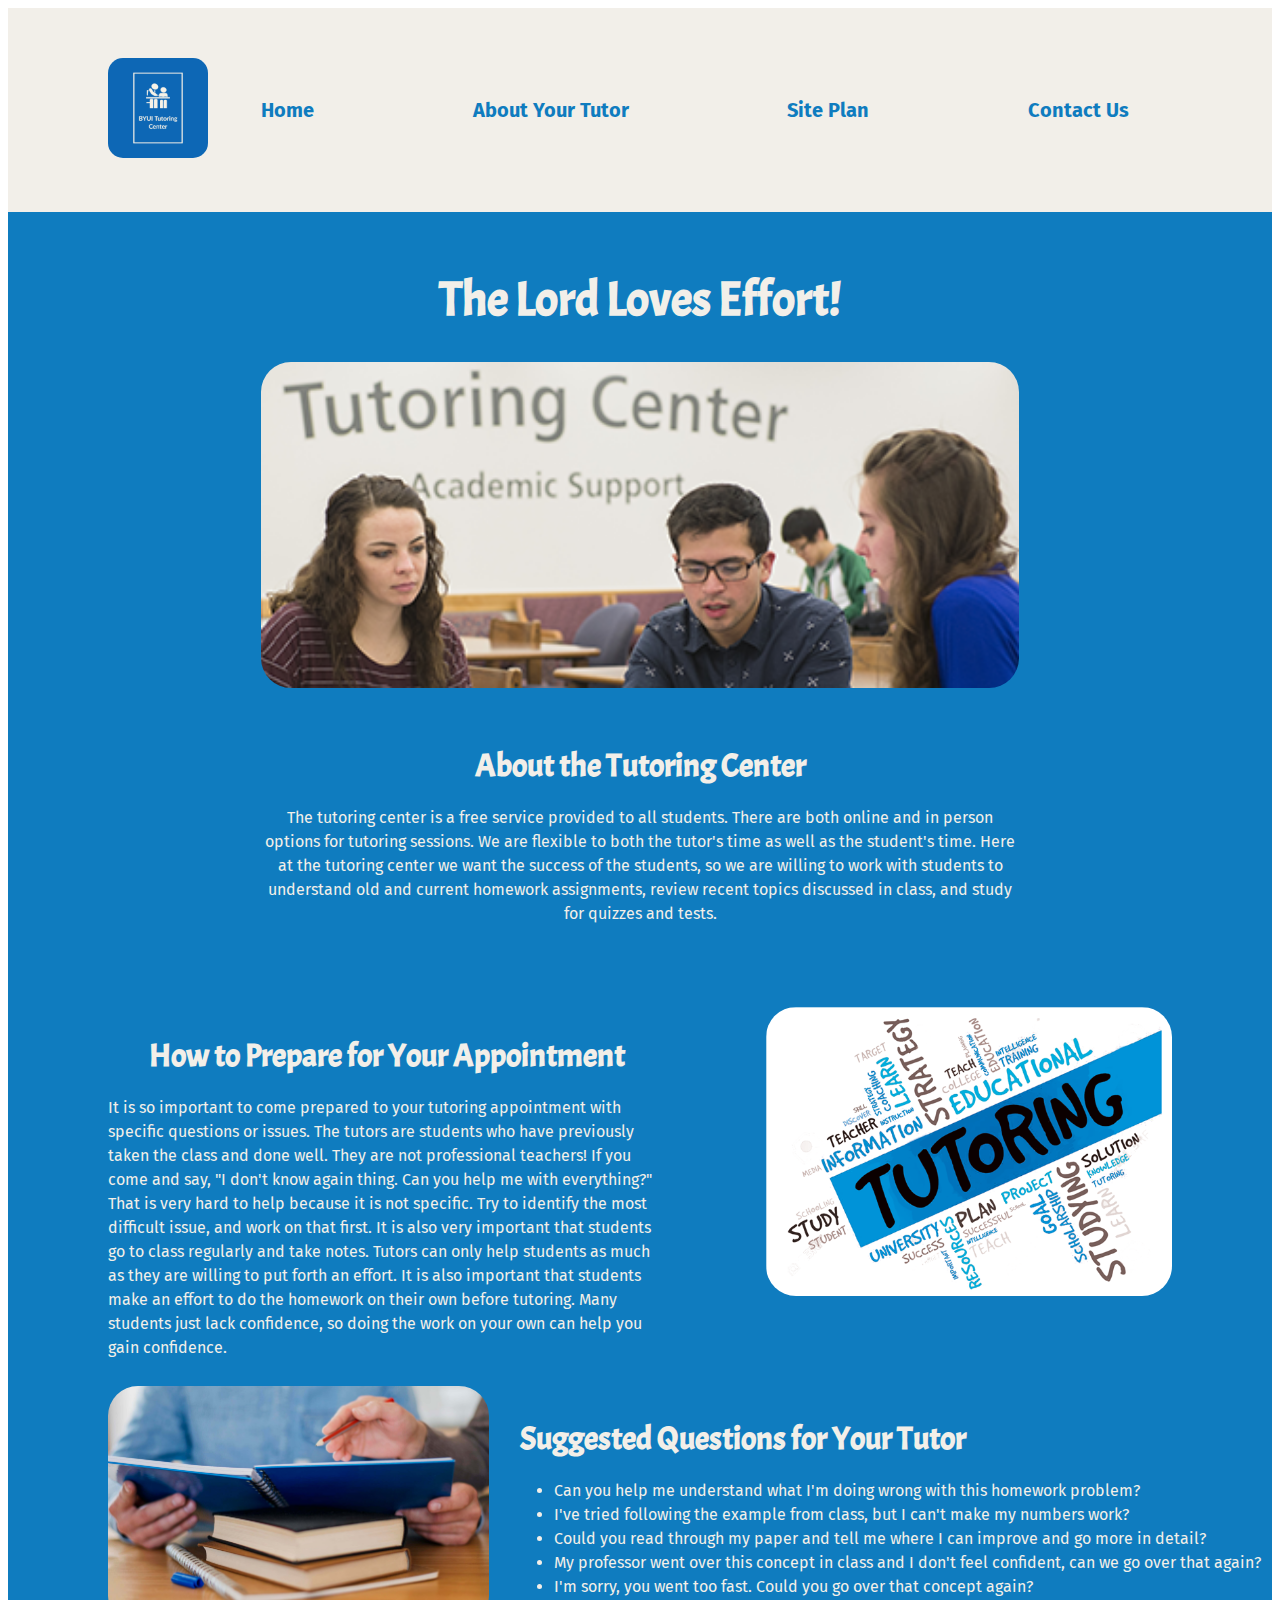
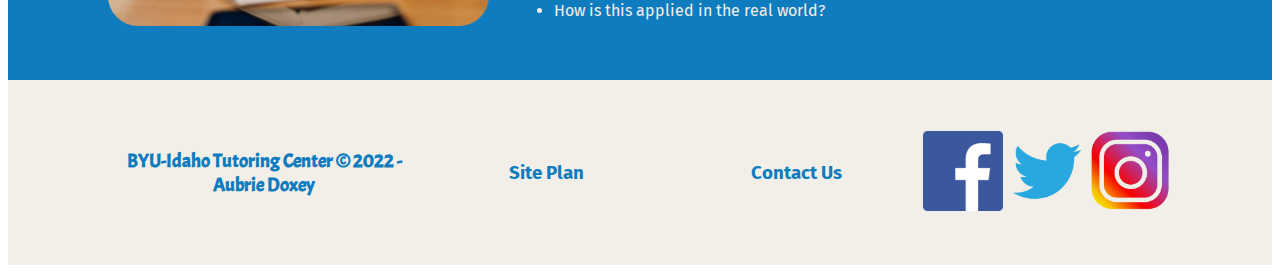
<file: tutoring_center/index.html>
<!DOCTYPE html>
<html lang="en">
<head>
    <meta charset="UTF-8">
    <meta http-equiv="X-UA-Compatible" content="IE=edge">
    <meta name="viewport" content="width=device-width, initial-scale=1.0">
    <title>"BYU-Idaho Tutoring Center | About Your Tutor | Home" </title>
    <link rel="stylesheet" href="styles/style.css">
</head>
<body>
    <div id="content">
        <header>
            <a id="logo_link" href="index.html">
                <img class = "logo" src="images/BYUI-Tutoring-Center-logos.jpeg" alt="Tutoring-center-logo">
            </a>
            <nav>
                <a href="index.html"><strong>Home</strong></a>
                <a href="about-tutor.html"><strong>About Your Tutor</strong></a>
                <a href="site-plan.html"><strong>Site Plan</strong></a>
                <a href="contactus.html"><strong>Contact Us</strong></a>
            </nav>
        </header>
        <main>
            <section id="about-msg">
                <h1 class="home-title"><strong>The Lord Loves Effort!</strong></h1>
                <img class="tutoring-center" src="images/BYUIgroupStudent.png" alt="group of students studying at Tutoring center">
                <h4><strong>About the Tutoring Center</strong></h4>
                <p>The tutoring center is a free service provided to all students. There are both online and in person 
                    options for tutoring sessions. We are flexible to both the tutor's time as well as the student's time.
                    Here at the tutoring center we want the success of the students, so we are willing to work with 
                    students to understand old and current homework assignments, review recent topics discussed in class, 
                    and study for quizzes and tests.</p>
            </section>
            <div class="home-grid">
                <div class="image-2">
                    <img class="tutoring-wordcloud" src="images/tutorWordCloud.png" alt="wordcloud about tutoring">
                </div>
                <section class = "prep">
                    <h4>How to Prepare for Your Appointment</h4>
                    <p>
                        It is so important to come prepared to your tutoring appointment with specific questions or issues.
                        The tutors are students who have previously taken the class and done well. They are not professional
                        teachers! If you come and say, "I don't know again thing. Can you help me with everything?" That is 
                        very hard to help because it is not specific. Try to identify the most difficult issue, and work on 
                        that first. It is also very important that students go to class regularly and take notes. Tutors can 
                        only help students as much as they are willing to put forth an effort. It is also important that 
                        students make an effort to do the homework on their own before tutoring. Many students just lack 
                        confidence, so doing the work on your own can help you gain confidence.
                    </p>
                </section>
                <div class="image-3">
                    <img class="people-studying" src="images/high-angle-man-holding-notebook.jpg" alt="man holding a notebook studying">
                </div>
                <section class = "questions">
                    <h4> Suggested Questions for Your Tutor</h4>
                    <ul>
                        <li>Can you help me understand what I'm doing wrong with this homework problem?</li>
                        <li>I've tried following the example from class, but I can't make my numbers work?</li>
                        <li>Could you read through my paper and tell me where I can improve and go more in detail?</li>
                        <li>My professor went over this concept in class and I don't feel confident, can we go over that again?</li>
                        <li>I'm sorry, you went too fast. Could you go over that concept again?</li>
                        <li>How is this applied in the real world?</li>
                    </ul>
                </section>
            </div>    
        </main>
        <footer>
            <h3 class="copyright">BYU-Idaho Tutoring Center &copy; 2022 - Aubrie Doxey</h3>
            <h3 class="link1"><a href="site-plan.html">Site Plan</a></h3>
            <h3 class="link2"><a href="contactus.html">Contact Us</a></h3>
            <div class="social">
                <a href="https://facebook.com" target="_blank">
                    <img src="images/facebook.png" alt="fb icon">
                </a>
                <a href="https://twitter.com" target="_blank">
                    <img src="images/twitter.png" alt="twitter icon">
                </a>
                <a href="https://instagram.com" target="_blank">
                    <img src="images/instagram_logo.png" alt="Instagram icon">
                </a>
            </div>
        </footer>
    </div>
</body>
</html>
</file>
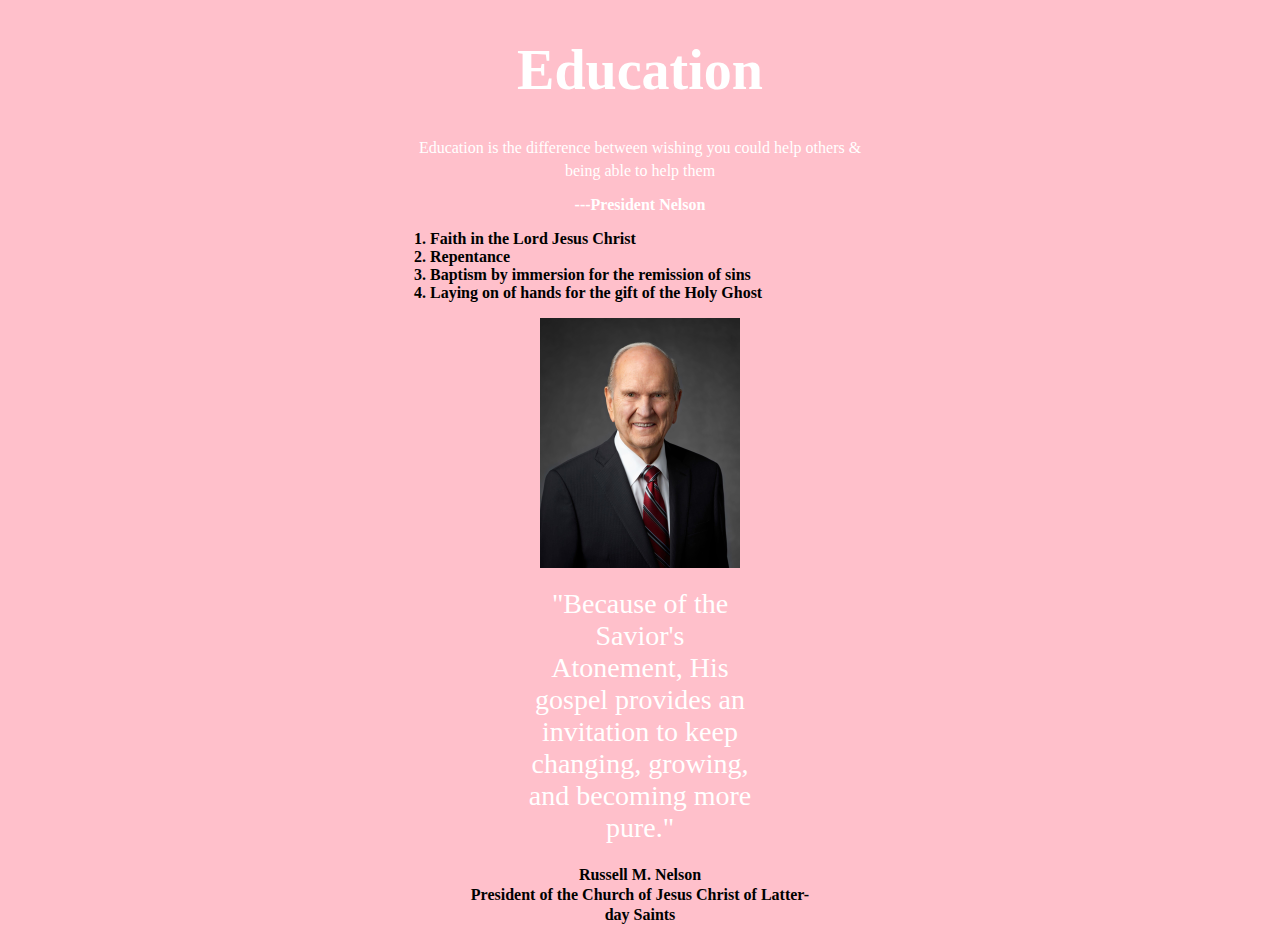
<file: ice_presnelson.html>
<!DOCTYPE html>
<html lang="en">
<head>
    <meta charset="UTF-8">
    <meta http-equiv="X-UA-Compatible" content="IE=edge">
    <meta name="viewport" content="width=device-width, initial-scale=1.0">
    <title>Education</title>
    <link href="ice_presnelson.css" rel="stylesheet">
</head>
<body>
    <main>
        <h1>Education</h1>
        <p id="quote">Education is the difference between wishing you could help others &</p> 
        <p id="quote">being able to help them</p> 
        <p></p>
        <p id="quote"><strong>---President Nelson</strong></p>
        <ol><strong>
            <li>Faith in the Lord Jesus Christ</li>
            <li>Repentance</li>
            <li>Baptism by immersion for the remission of sins</li>
            <li>Laying on of hands for the gift of the Holy Ghost</li>
        </strong></ol>
        <img class="pic" src="images/russell_nelson_pic.jpeg" alt="Picture of President Nelson">
        <p id="big_quote">"Because of the Savior's Atonement, His gospel provides an invitation to keep changing, growing, and becoming more pure."</p>
        <p id="work_cited"><strong>Russell M. Nelson</strong></p>
        <p id="work_cited"><strong>President of the Church of Jesus Christ of Latter-</strong></p>
        <p id="work_cited"><strong>day Saints</strong></p>
    </main>
</body>
</html>
</file>
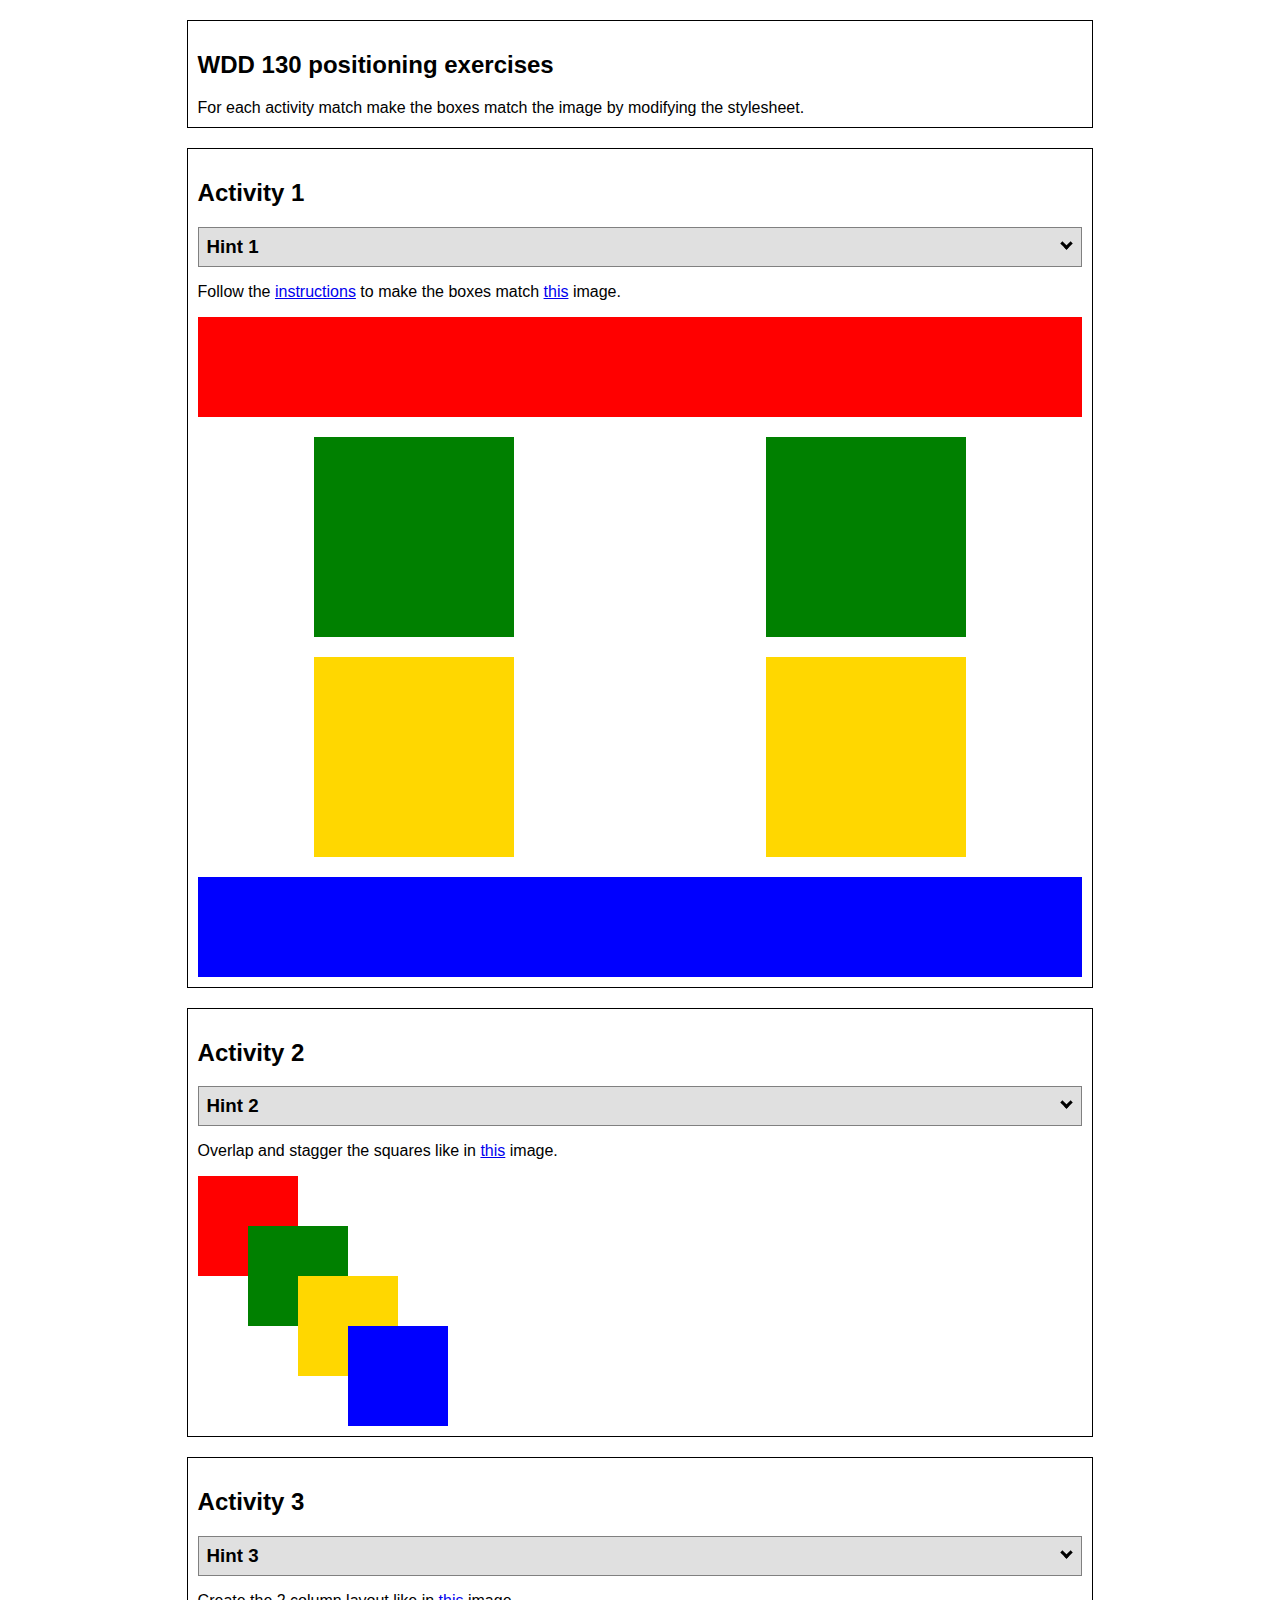
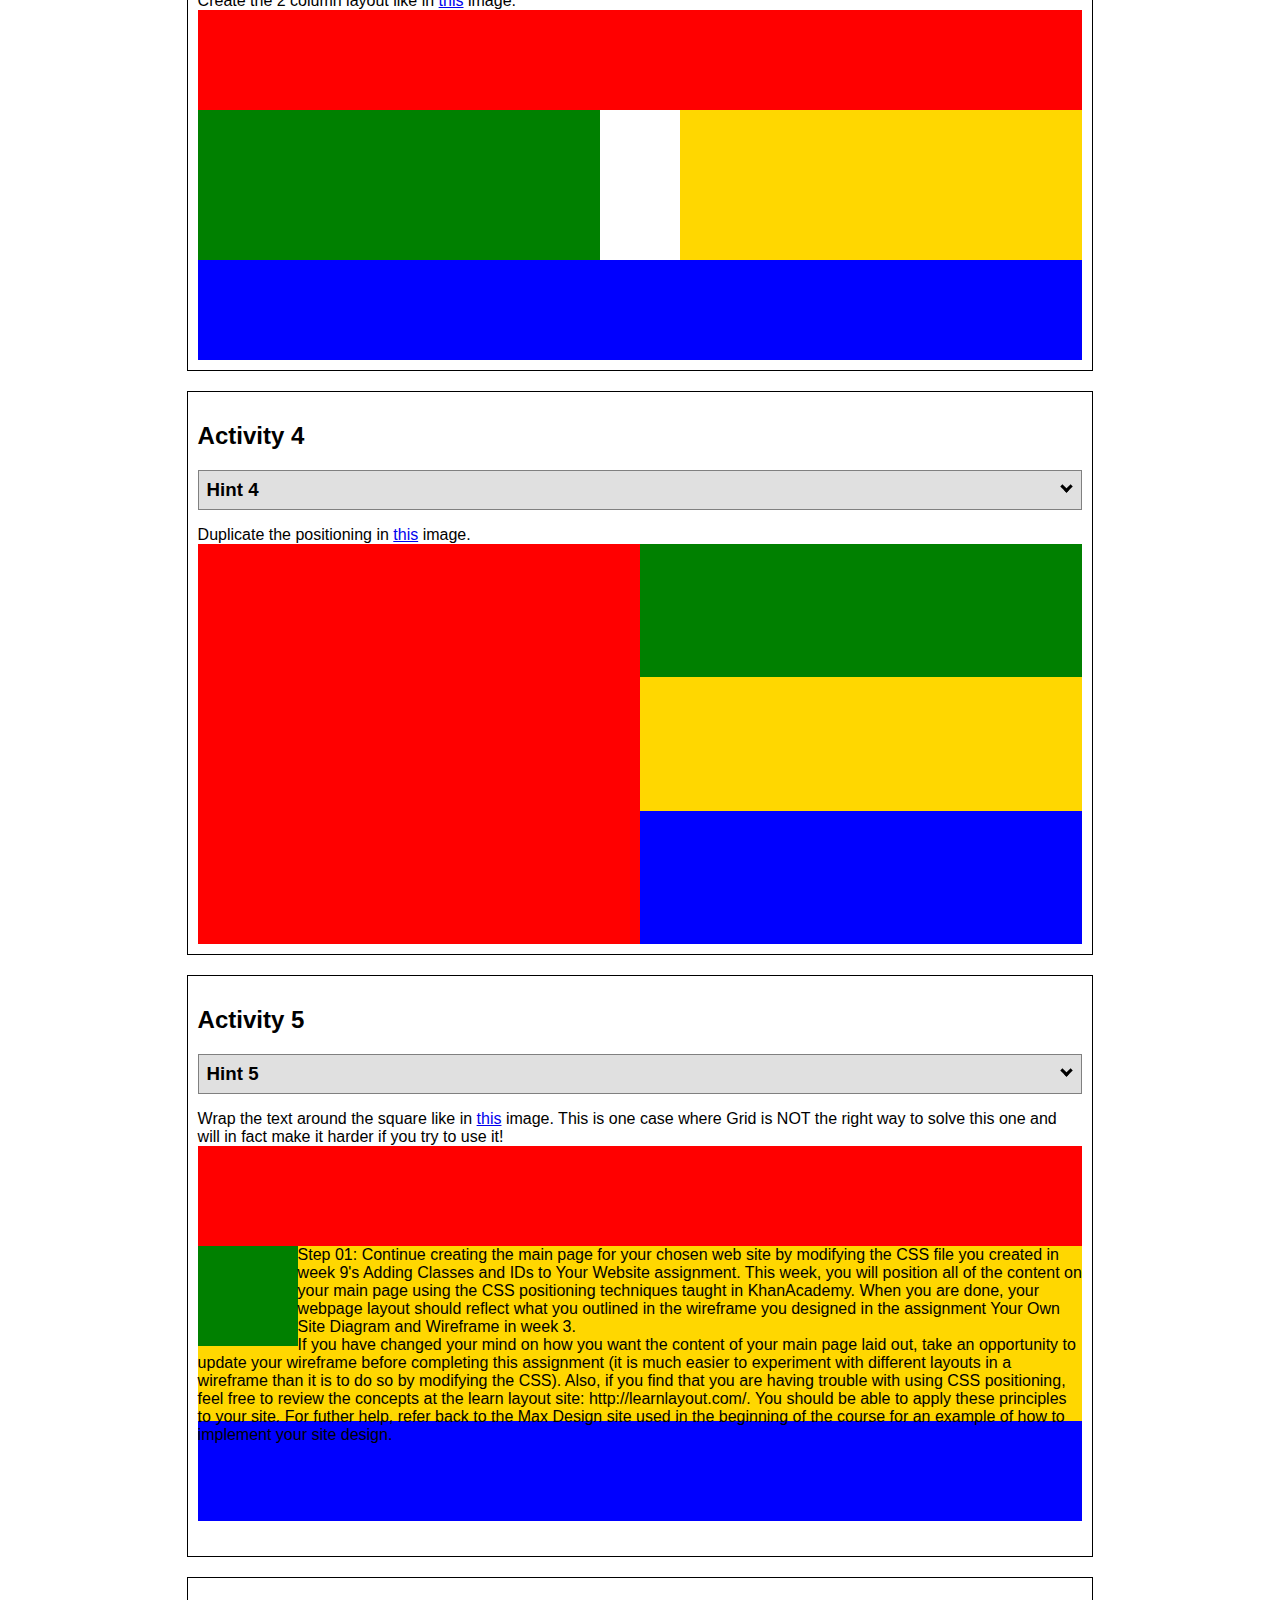
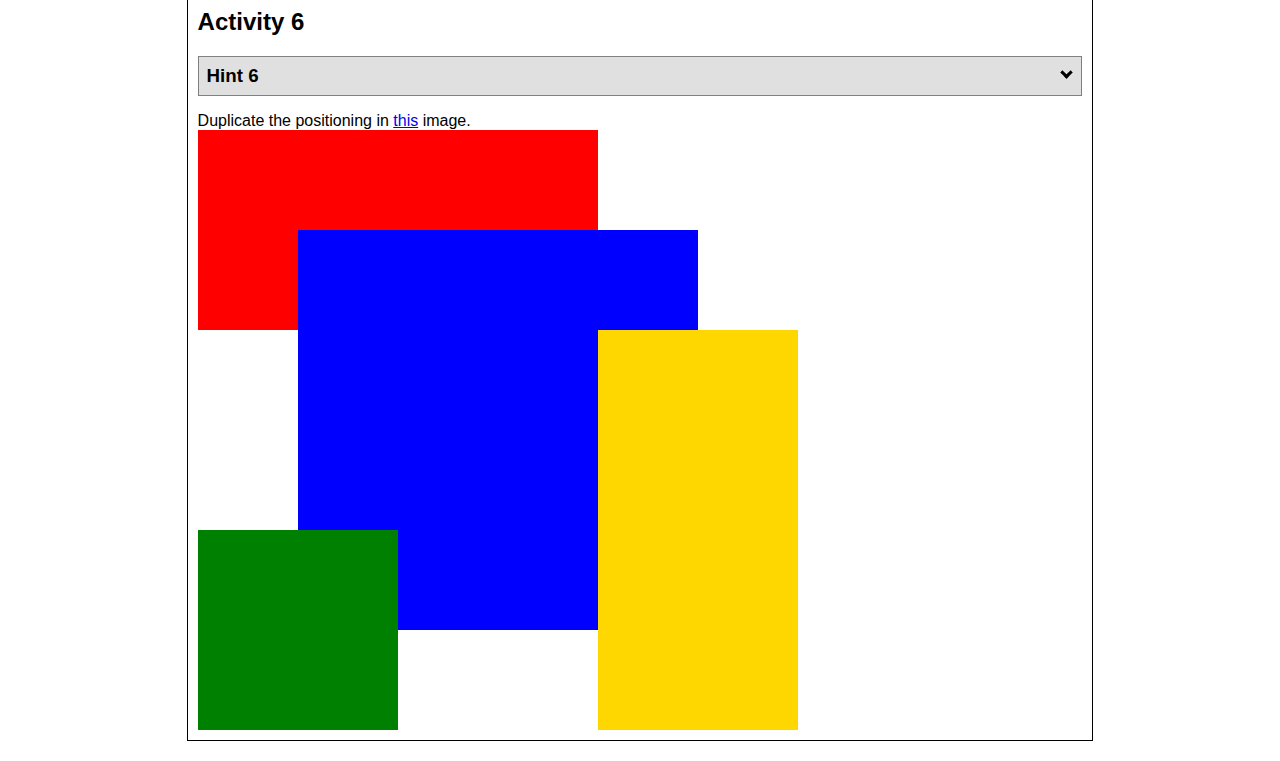
<file: positioning.html>
<!DOCTYPE html>
<html lang="en">
  <head>
    <!-- HTML - Name: positioning.html -->
    <title>Positioning Activity</title>
    <link rel="stylesheet" type="text/css" href="positionstyles.css" />
  </head>
  <body>
    <div class="activity">
      <h2>WDD 130 positioning exercises</h2>
      For each activity match make the boxes match the image by modifying the stylesheet.</div>
    <div class="activity">
      <h2>Activity 1</h2>
      <section class="hint"><input type="checkbox" ><i></i> <h3>Hint 1</h3><div><p>Check out the <a href="https://byui-wdd.github.io/wdd130/activities/w06-css-positioning.html" target="_blank">activity instructions</a> in Ilearn!</p></div></section>
      <p>Follow the <a href="https://byui-wdd.github.io/wdd130/activities/w06-css-positioning.html" target="_blank">instructions</a> to make the boxes match  <a href="https://byui-wdd.github.io/wdd130/images/example1.png" target="_blank">this</a> image.</p>
      <div class="content1" >
        <div class="red1" ></div>
        <div class="green1" ></div>
        <div class="green1" ></div>
        <div class="yellow1"></div>
        <div class="yellow1"></div>
        <div class="blue1"></div>
      </div>
    </div>
    <div class="activity">
      <h2>Activity 2</h2>
      <section class="hint"><input type="checkbox" > <h3>Hint 2</h3><i></i><div><p>Remember that the best way to shift elements around slightly on the page is with Margins.  You could also use Grid.  Either would work for this. If you choose margin, you can use a <em>negative</em> margin. (ie margin-top: -20px;)</p><h4>Properties used:</h4><ul><li>margin-top, margin-left</li><li>...or...</li><li>grid-template-columns: 50px 50px 50px 50px 50px </li></ul></div></section>
      <p>Overlap and stagger the squares like in <a href="https://byui-wdd.github.io/wdd130/images/example2.png" target="_blank">this</a> image.</p>
      <div class="content2" >
        <div class="red2" ></div>
        <div class="green2" ></div>
        <div class="yellow2"></div>
        <div class="blue2"></div>
      </div>
    </div>
    <div class="activity">
      <h2>Activity 3</h2>
      <section class="hint"><input type="checkbox" > <h3>Hint 3</h3><i></i><div><p>This one is going to be best solved with CSS Grid. Remember to make the boxes the right width first...then start moving them around. </p><h4>Properties used:</h4><ul><li>display:grid;</li><li>grid-template-columns:</li><li>grid-column-gap:</li>
        <li>grid-column:</li>  </ul></div></section>
      Create the 2 column layout like in <a href="https://byui-wdd.github.io/wdd130/images/example3.png" target="_blank">this</a>  image.
      <div class="content3" >
        <div class="red3" ></div>
        <div class="green3" ></div>
        <div class="yellow3"></div>
        <div class="blue3"></div>
      </div>
    </div>
    <div class="activity">
      <h2>Activity 4</h2>
      <section class="hint"><input type="checkbox" > <h3>Hint 4</h3><i></i><div><p>For the others we have been primarily concerned with width. For this one you will need to adjust height as well. </p><h4>Properties used:</h4><ul><li>display:grid;</li><li>grid-template-columns:</li><li>grid-row:</li></ul></div></section>
      Duplicate the positioning in <a href="https://byui-wdd.github.io/wdd130/images/example4.png" target="_blank">this</a> image. 
      <div class="content4" >
        <div class="red4" ></div>
        <div class="green4" ></div>
        <div class="yellow4"></div>
        <div class="blue4"></div>
      </div>
    </div>

    <div class="activity">
      <h2>Activity 5</h2>
      <section class="hint"><input type="checkbox" > <h3>Hint 5</h3><i></i><div><p>Grid is <strong>not</strong> the right way to do this.  In fact there is only one way to really do that...and that is with float. Remember that we float the thing we want the text to wrap around.  Also remember to start by making all the shapes the right size and shape.</p><h4>Properties used:</h4><ul><li>float: left;</li></ul></div></section>
      Wrap the text around the square like in <a href="https://byui-wdd.github.io/wdd130/images/example5.png" target="_blank">this</a> image. This is one case where Grid is NOT the right way to solve this one and will in fact make it harder if you try to use it!
      <div class="content5" >
        <div class="red5" ></div>
        <div class="green5" ></div>
        <div class="yellow5">Step 01: Continue creating the main page for your chosen web site by modifying the CSS file you created in week 9's Adding Classes and IDs to Your Website assignment. This week, you will position all of the content on your main page using the CSS positioning techniques taught in KhanAcademy. When you are done, your webpage layout should reflect what you outlined in the wireframe you designed in the assignment Your Own Site Diagram and Wireframe in week 3. <br />
          If you have changed your mind on how you want the content of your main page laid out, take an opportunity to update your wireframe before completing this assignment (it is much easier to experiment with different layouts in a wireframe than it is to do so by modifying the CSS). Also, if you find that you are having trouble with using CSS positioning, feel free to review the concepts at the learn layout site: http://learnlayout.com/. You should be able to apply these principles to your site. For futher help, refer back to the Max Design site used in the beginning of the course for an example of how to implement your site design.</div>
        <div class="blue5"></div>
      </div>
    </div>
    <div class="activity">
      <h2>Activity 6</h2>
      <section class="hint"><input type="checkbox" > <h3>Hint 6</h3><i></i><div><p>This one is all about visualizing the grid behind the layout. If you are having a hard time doing that first: all the sizes are even multiples of 100, and second here is another example with the lines drawn: <a href="https://byui-wdd.github.io/wdd130/images/example6-hint.png" target="_blank">example 6 with lines</a>. For this one you will find it easiest if you use px for the column width. You can also use <kbd>z-index</kbd> to control the element layering.    </p><h4>Properties used:</h4><ul><li>display:grid;</li><li>grid-template-columns:</li><li>grid-column:</li><li>grid-row:</li><li><a href="https://www.w3schools.com/cssref/pr_pos_z-index.asp" target="_blank">z-index:</a></li></ul></div></section>
      Duplicate the positioning in <a href="https://byui-wdd.github.io/wdd130/images/example6.png" target="_blank">this</a> image.
      <div class="content6" >
        <div class="red6" ></div>
        <div class="green6" ></div>
        <div class="yellow6"></div>
        <div class="blue6"></div>
      </div>
    </div>
  </body>
</html>
</file>
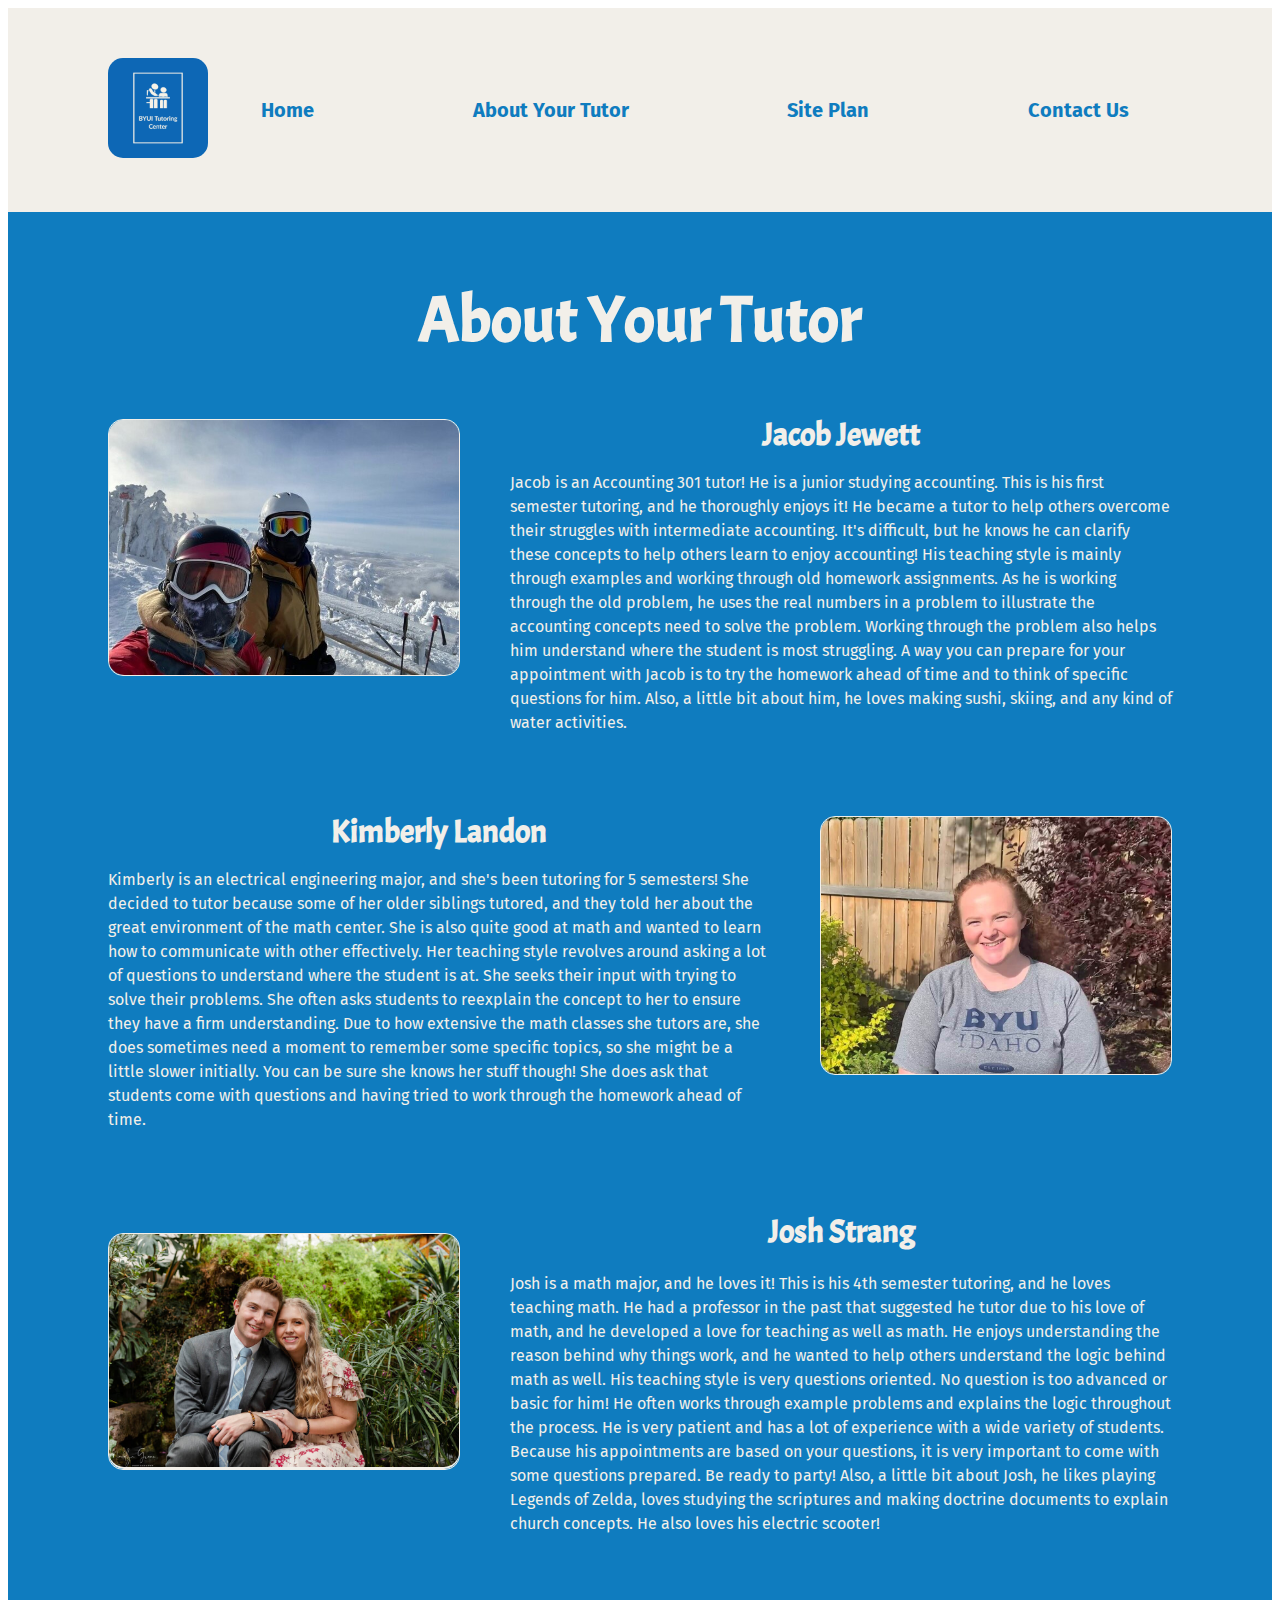
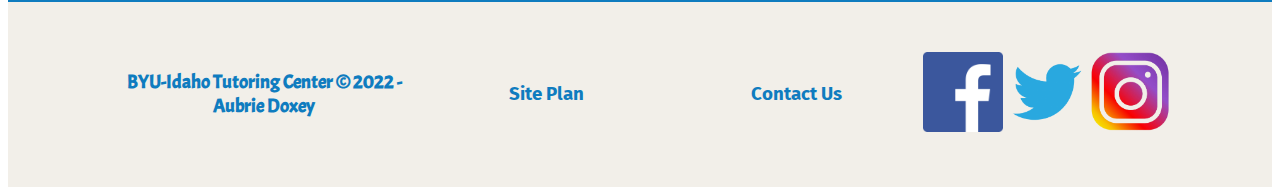
<file: tutoring_center/about-tutor.html>
<!DOCTYPE html>
<html lang="en">
<head>
    <meta charset="UTF-8">
    <meta http-equiv="X-UA-Compatible" content="IE=edge">
    <meta name="viewport" content="width=device-width, initial-scale=1.0">
    <title>"BYU-Idaho Tutoring Center | About Your Tutor | Home" </title>
    <link rel="stylesheet" href="styles/style.css">
</head>
<body>
    <div id="content">
        <header>
            <a id="logo_link" href="index.html">
                <img class = "logo" src="images/BYUI-Tutoring-Center-logos.jpeg" alt="Tutoring-center-logo">
            </a>
            <nav>
                <a href="index.html"><strong>Home</strong></a>
                <a href="about-tutor.html"><strong>About Your Tutor</strong></a>
                <a href="site-plan.html"><strong>Site Plan</strong></a>
                <a href="contactus.html"><strong>Contact Us</strong></a>
            </nav>
        </header>
        <main class="page2-grid">
            <section id="top-header">
                <h1 class="header1"><strong>About Your Tutor</strong></h1>
            </section>
            <div class="flip-card1">
                <div class="flip-card-inner1">
                  <div class="flip-card-front1">
                    <img src="images/JacobJewitt.jpg" alt="Avatar">
                  </div>
                  <div class="flip-card-back1">
                    <h1>Jacob Jewett</h1>
                    <p>Accounting301 Tutor</p>
                    <p>Come with Questions!</p>
                  </div>
                </div>
              </div>
            <section id="about-jacob">
                <h4><strong>Jacob Jewett</strong></h4>
                <p>Jacob is an Accounting 301 tutor! He is a junior studying accounting. This is his first semester tutoring,
                    and he thoroughly enjoys it! He became a tutor to help others overcome their struggles with intermediate 
                    accounting. It's difficult, but he knows he can clarify these concepts to help others learn to enjoy accounting!
                    His teaching style is mainly through examples and working through old homework assignments. As he is working
                    through the old problem, he uses the real numbers in a problem to illustrate the accounting concepts need to 
                    solve the problem. Working through the problem also helps him understand where the student is most struggling.
                    A way you can prepare for your appointment with Jacob is to try the homework ahead of time and to think of 
                    specific questions for him. Also, a little bit about him, he loves making sushi, skiing, and any kind of water 
                    activities. </p>
            </section>
            <div class="flip-card2">
                <div class="flip-card-inner2">
                  <div class="flip-card-front2">
                    <img src="images/KimberlyLandon.jpg" alt="Avatar">
                  </div>
                  <div class="flip-card-back2">
                    <h1>Kimberly Landon</h1>
                    <p>Math Lab Tutor</p>
                    <p>Come with Questions!</p>
                  </div>
                </div>
              </div>
            <section id="about-kimberly">
                <h4><strong>Kimberly Landon</strong></h4>
                <p> Kimberly is an electrical engineering major, and she's been tutoring for 5 semesters! She decided to tutor 
                    because some of her older siblings tutored, and they told her about the great environment of the math center.
                    She is also quite good at math and wanted to learn how to communicate with other effectively. Her teaching style 
                    revolves around asking a lot of questions to understand where the student is at. She seeks their input with trying
                    to solve their problems. She often asks students to reexplain the concept to her to ensure they have a firm understanding. 
                    Due to how extensive the math classes she tutors are, she does sometimes need a moment to remember some specific topics, 
                    so she might be a little slower initially. You can be sure she knows her stuff though! She does ask that students come 
                    with questions and having tried to work through the homework ahead of time. 
                  </p>
            </section>
            <div class="flip-card3">
                <div class="flip-card-inner3">
                  <div class="flip-card-front3">
                    <img src="images/JoshStrangPic.jpg" alt="Avatar">
                  </div>
                  <div class="flip-card-back3">
                    <h1>Josh Strang</h1>
                    <p>Math Tutor</p>
                    <p>Come with Questions!</p>
                  </div>
                </div>
            </div>
            <section id="about-josh">
                <h4><strong>Josh Strang</strong></h4>
                <p> Josh is a math major, and he loves it! This is his 4th semester tutoring, and he loves teaching math. He had
                    a professor in the past that suggested he tutor due to his love of math, and he developed a love for teaching
                    as well as math. He enjoys understanding the reason behind why things work, and he wanted to help others understand
                    the logic behind math as well. His teaching style is very questions oriented. No question is too advanced or basic
                    for him! He often works through example problems and explains the logic throughout the process. He is very patient
                    and has a lot of experience with a wide variety of students. Because his appointments are based on your questions,
                    it is very important to come with some questions prepared. Be ready to party! Also, a little bit about Josh, he 
                    likes playing Legends of Zelda, loves studying the scriptures and making doctrine documents to explain church
                    concepts. He also loves his electric scooter!
                  </p>
            </section>
        </main>
        <footer>
            <h3 class="copyright">BYU-Idaho Tutoring Center &copy; 2022 - Aubrie Doxey</h3>
            <h3 class="link1"><a href="site-plan.html">Site Plan</a></h3>
            <h3 class="link2"><a href="contactus.html">Contact Us</a></h3>
            <div class="social">
                <a href="https://facebook.com" target="_blank">
                    <img src="images/facebook.png" alt="fb icon">
                </a>
                <a href="https://twitter.com" target="_blank">
                    <img src="images/twitter.png" alt="twitter icon">
                </a>
                <a href="https://instagram.com" target="_blank">
                    <img src="images/instagram_logo.png" alt="Instagram icon">
                </a>
            </div>
        </footer>
    </div>
</body>
</html>
</file>
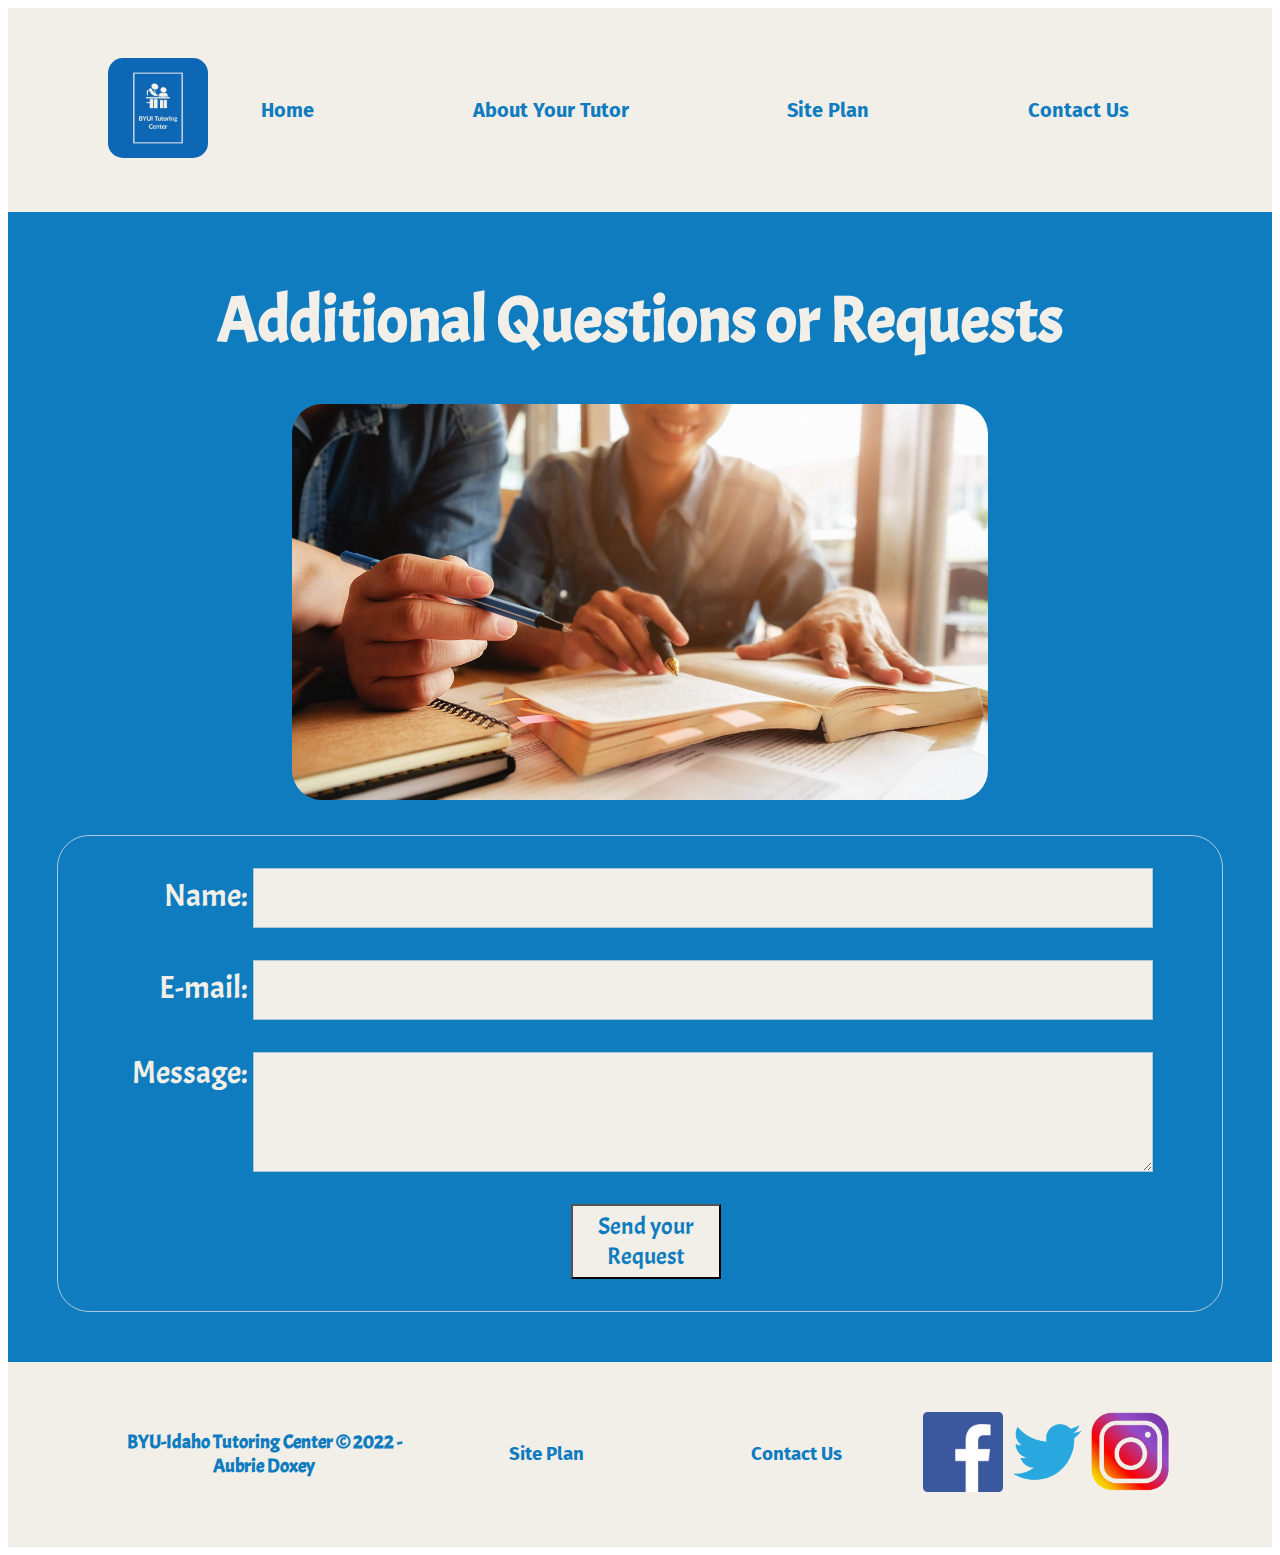
<file: tutoring_center/contactus.html>
<!DOCTYPE html>
<html lang="en">
<head>
    <meta charset="UTF-8">
    <meta http-equiv="X-UA-Compatible" content="IE=edge">
    <meta name="viewport" content="width=device-width, initial-scale=1.0">
    <title>"BYU-Idaho Tutoring Center | About Your Tutor | Home" </title>
    <link rel="stylesheet" href="styles/style.css">
</head>
<body>
    <div id="content">
        <header>
            <a id="logo_link" href="index.html">
                <img class = "logo" src="images/BYUI-Tutoring-Center-logos.jpeg" alt="Tutoring-center-logo">
            </a>
            <nav>
                <a href="index.html"><strong>Home</strong></a>
                <a href="about-tutor.html"><strong>About Your Tutor</strong></a>
                <a href="site-plan.html"><strong>Site Plan</strong></a>
                <a href="contactus.html"><strong>Contact Us</strong></a>
            </nav>
        </header>
        <main class="page3-grid">
            <section id="top-header2">
                <h1 class="header1"><strong>Additional Questions or Requests</strong></h1>
                <img class="tutoring-studying" src="images/tutoring-session.jpg" alt="picture of Jacob Jewitt">
            </section>
            <section id="form">
            <form action="/my-handling-form-page" method="post">
                <ul id="input-form">
                    <li>
                        <label for ="name">Name:</label>
                        <input type="text" id="name" name="user_name">
                    </li>
                    <li>
                        <label for="mail">E-mail:</label>
                        <input type="email" id="mail" name="user_email">
                    </li>
                    <li>
                        <label for="msg">Message:</label>
                        <textarea id="msg" name="user_message"></textarea>
                    </li>
                    <li class="button">
                            <button type="submit">Send your Request</button>
                    </li>
                </ul>
            </form>
            <div id="feedback"></div>
            <script>
                const feedbackElement = document.getElementById('feedback');
                const formElement = document.forms[0];
                formElement.addEventListener('submit', function(e){
                    e.preventDefault();
                    feedbackElement.innerHTML='Hello '+ formElement.user_name.value +'! Thank you for your message. We will get back with you as soon as possible!'
                    feedbackElement.style.display="block";
                    const footerElement = document.getElementById('footer');
                    footerElement.setAttribute("class", "moveDown");
                    console.log(footerElement);
                })
            </script>
            </section>
        </main>
        <footer id="footer">
            <h3 class="copyright">BYU-Idaho Tutoring Center &copy; 2022 - Aubrie Doxey</h3>
            <h3 class="link1"><a href="site-plan.html">Site Plan</a></h3>
            <h3 class="link2"><a href="contactus.html">Contact Us</a></h3>
            <div class="social">
                <a href="https://facebook.com" target="_blank">
                    <img src="images/facebook.png" alt="fb icon">
                </a>
                <a href="https://twitter.com" target="_blank">
                    <img src="images/twitter.png" alt="twitter icon">
                </a>
                <a href="https://instagram.com" target="_blank">
                    <img src="images/instagram_logo.png" alt="Instagram icon">
                </a>
            </div>
        </footer>
    </div>
</body>
</html>
</file>
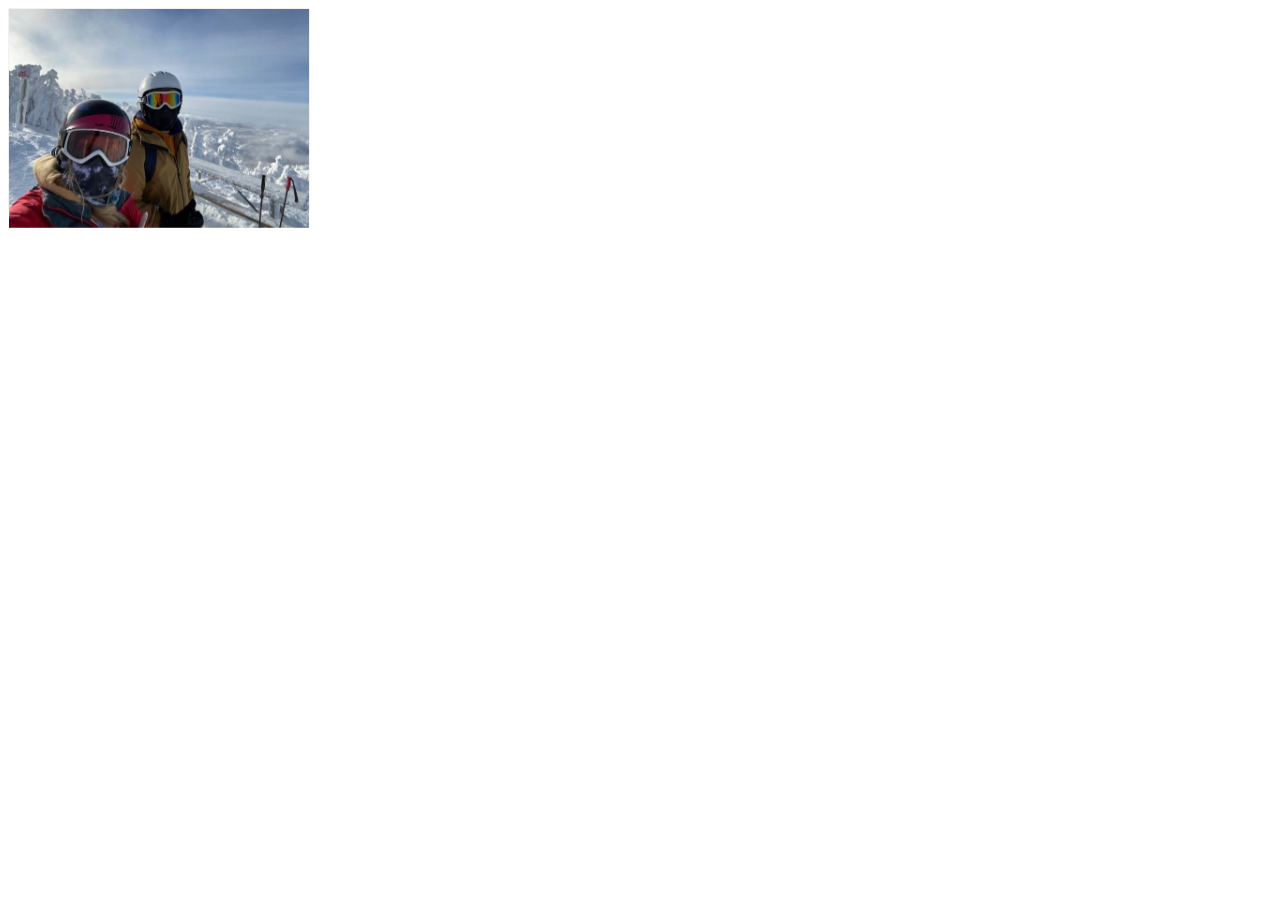
<file: tutoring_center/flip-card.html>
<!DOCTYPE html>
<html lang="en">
<head>
    <meta charset="UTF-8">
    <meta http-equiv="X-UA-Compatible" content="IE=edge">
    <meta name="viewport" content="width=device-width, initial-scale=1.0">
    <title>"flip-card Practice" </title>
    <link rel="stylesheet" href="styles/flipcardstyle.css">
</head>
<body>
    <div class="flip-card">
        <div class="flip-card-inner">
          <div class="flip-card-front">
            <img src="images/JacobJewitt.jpg" alt="Avatar">
          </div>
          <div class="flip-card-back">
            <h1>Jacob Jewitt</h1>
            <p>Accounting301 Tutor</p>
            <p>Come with Questions!</p>
          </div>
        </div>
      </div>
    </body>
</file>
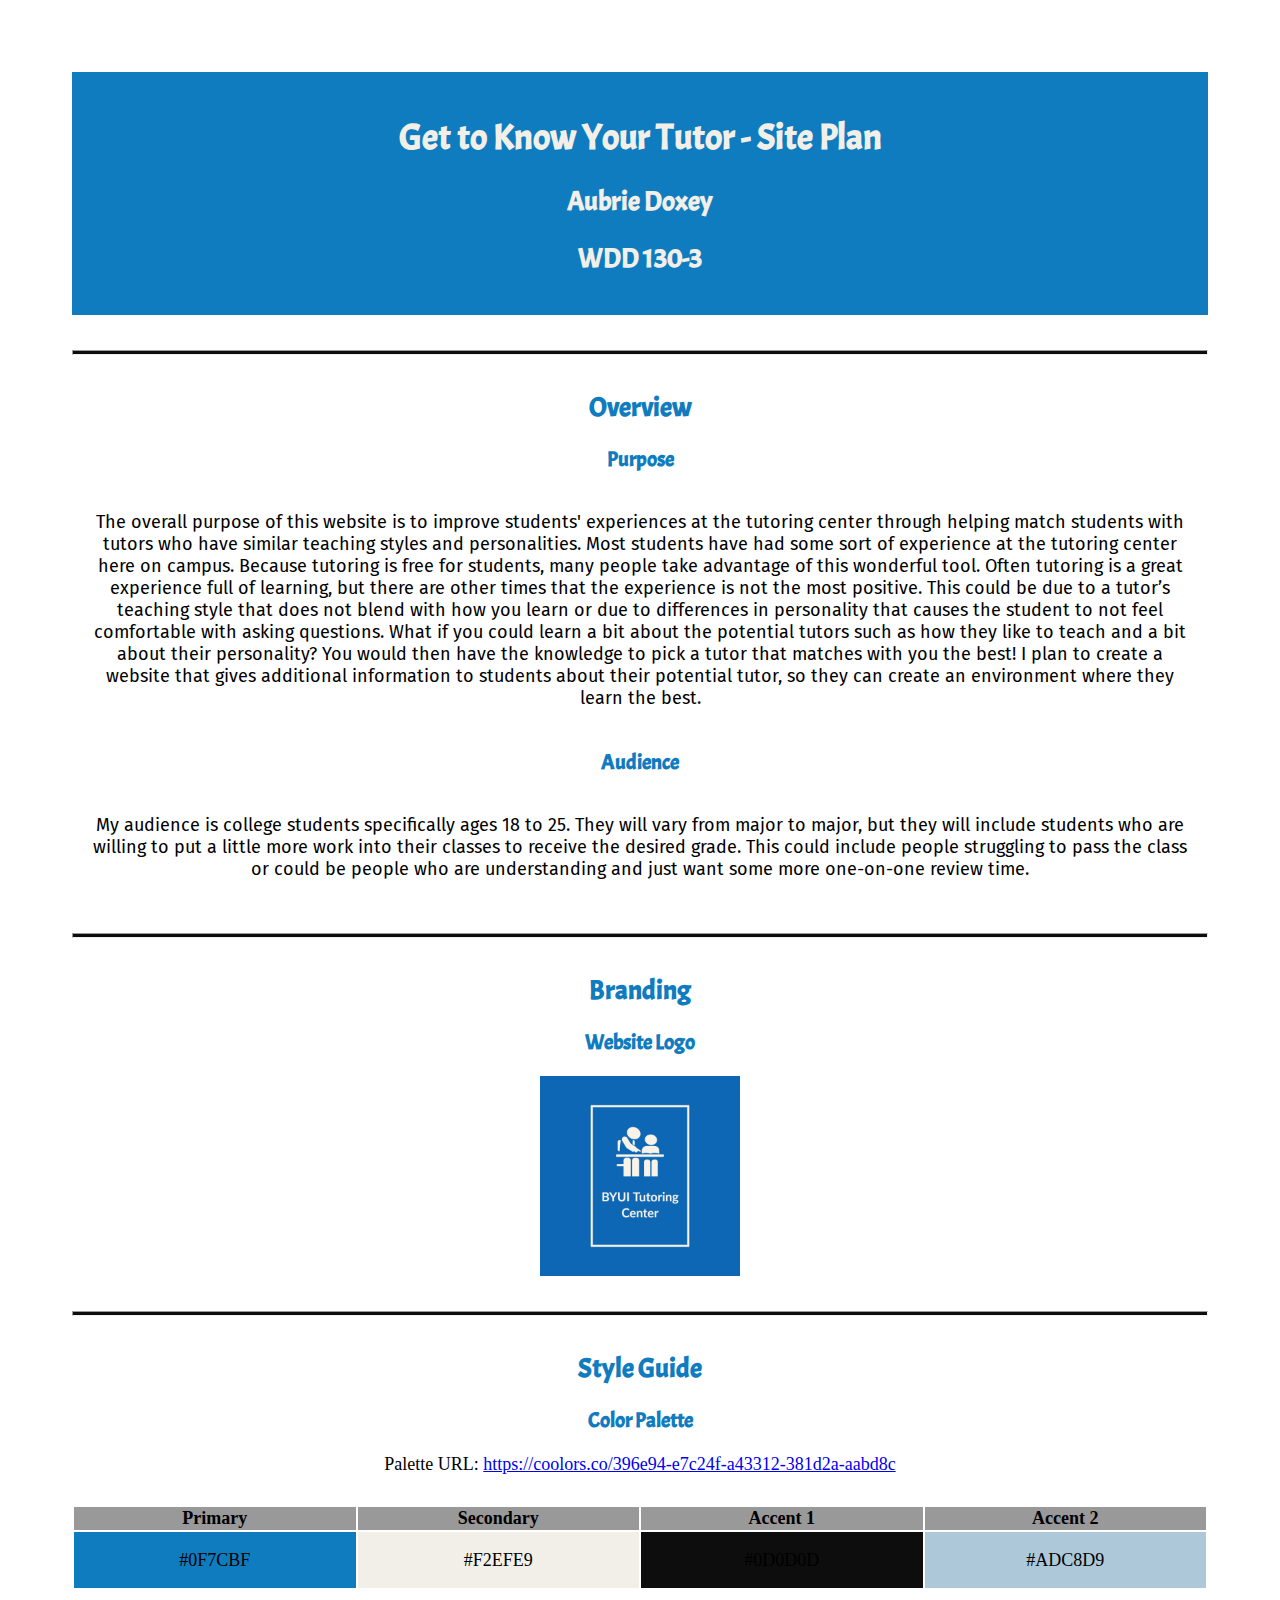
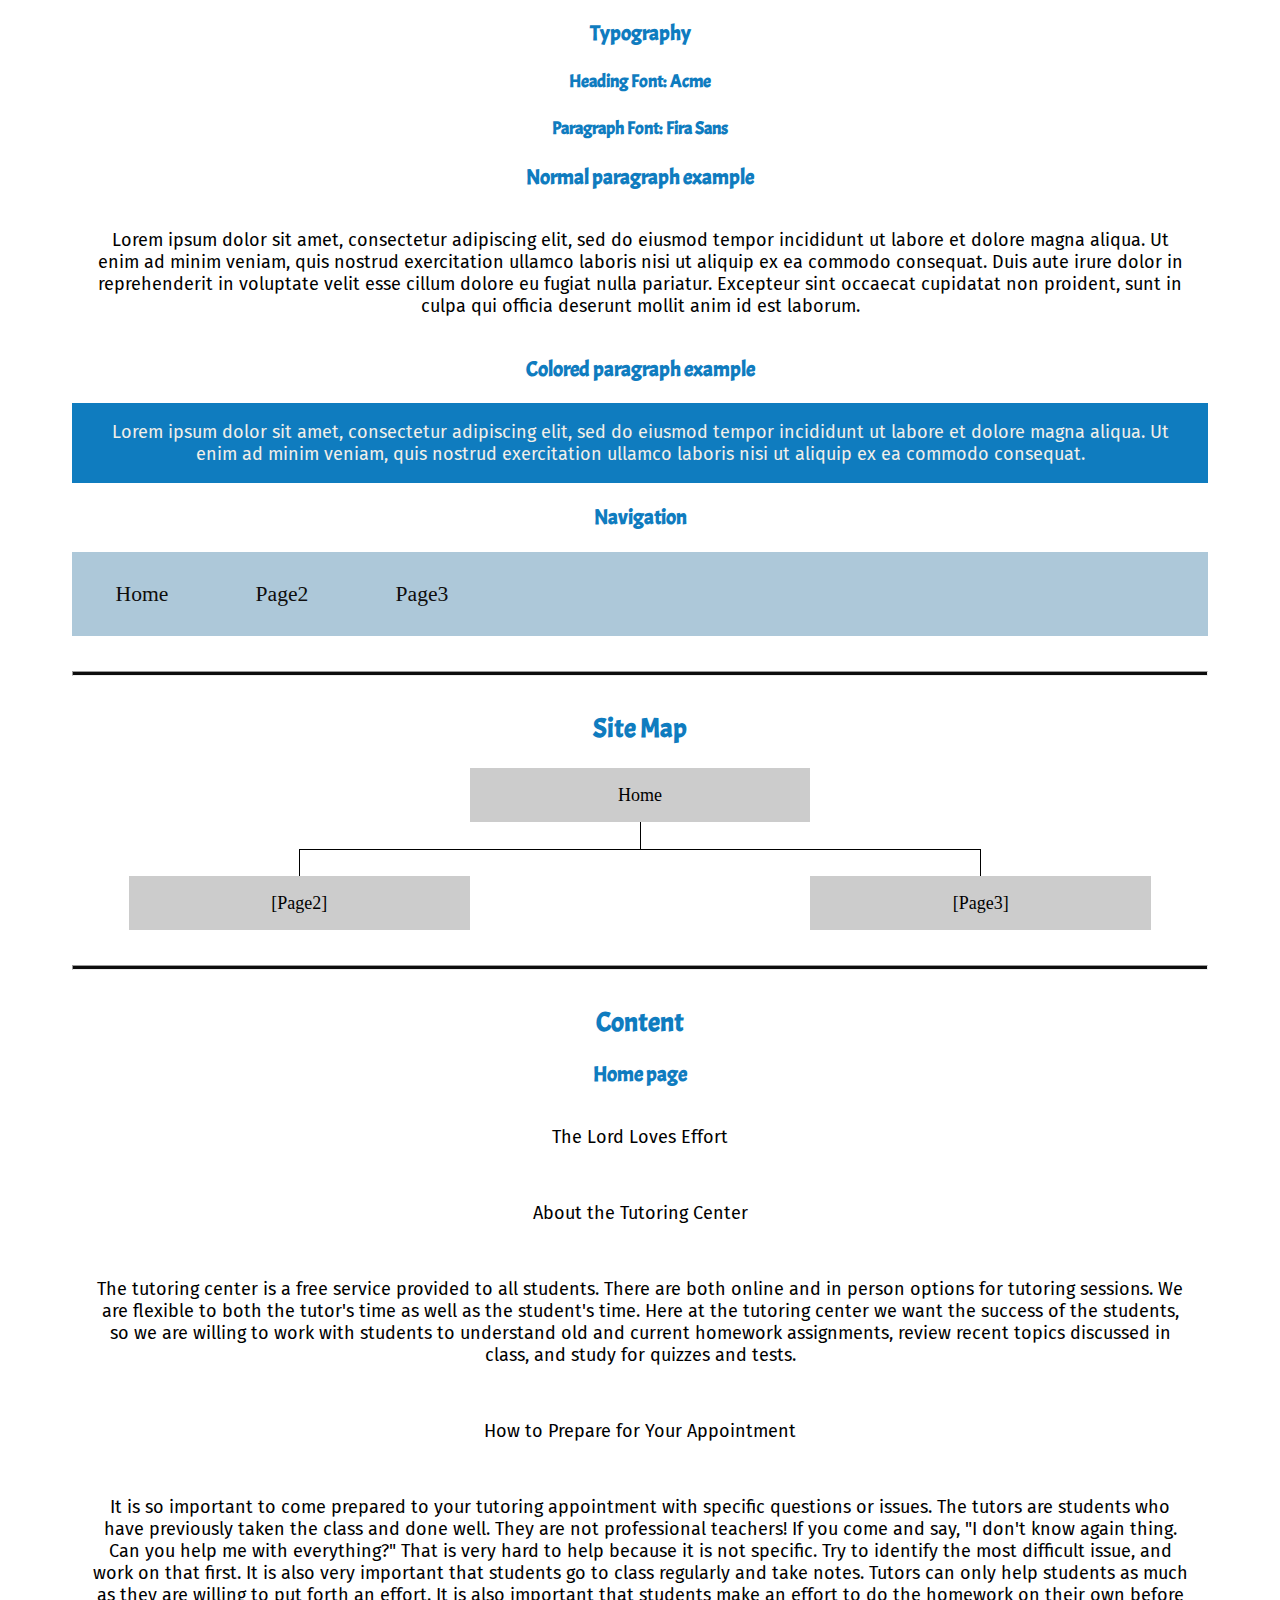
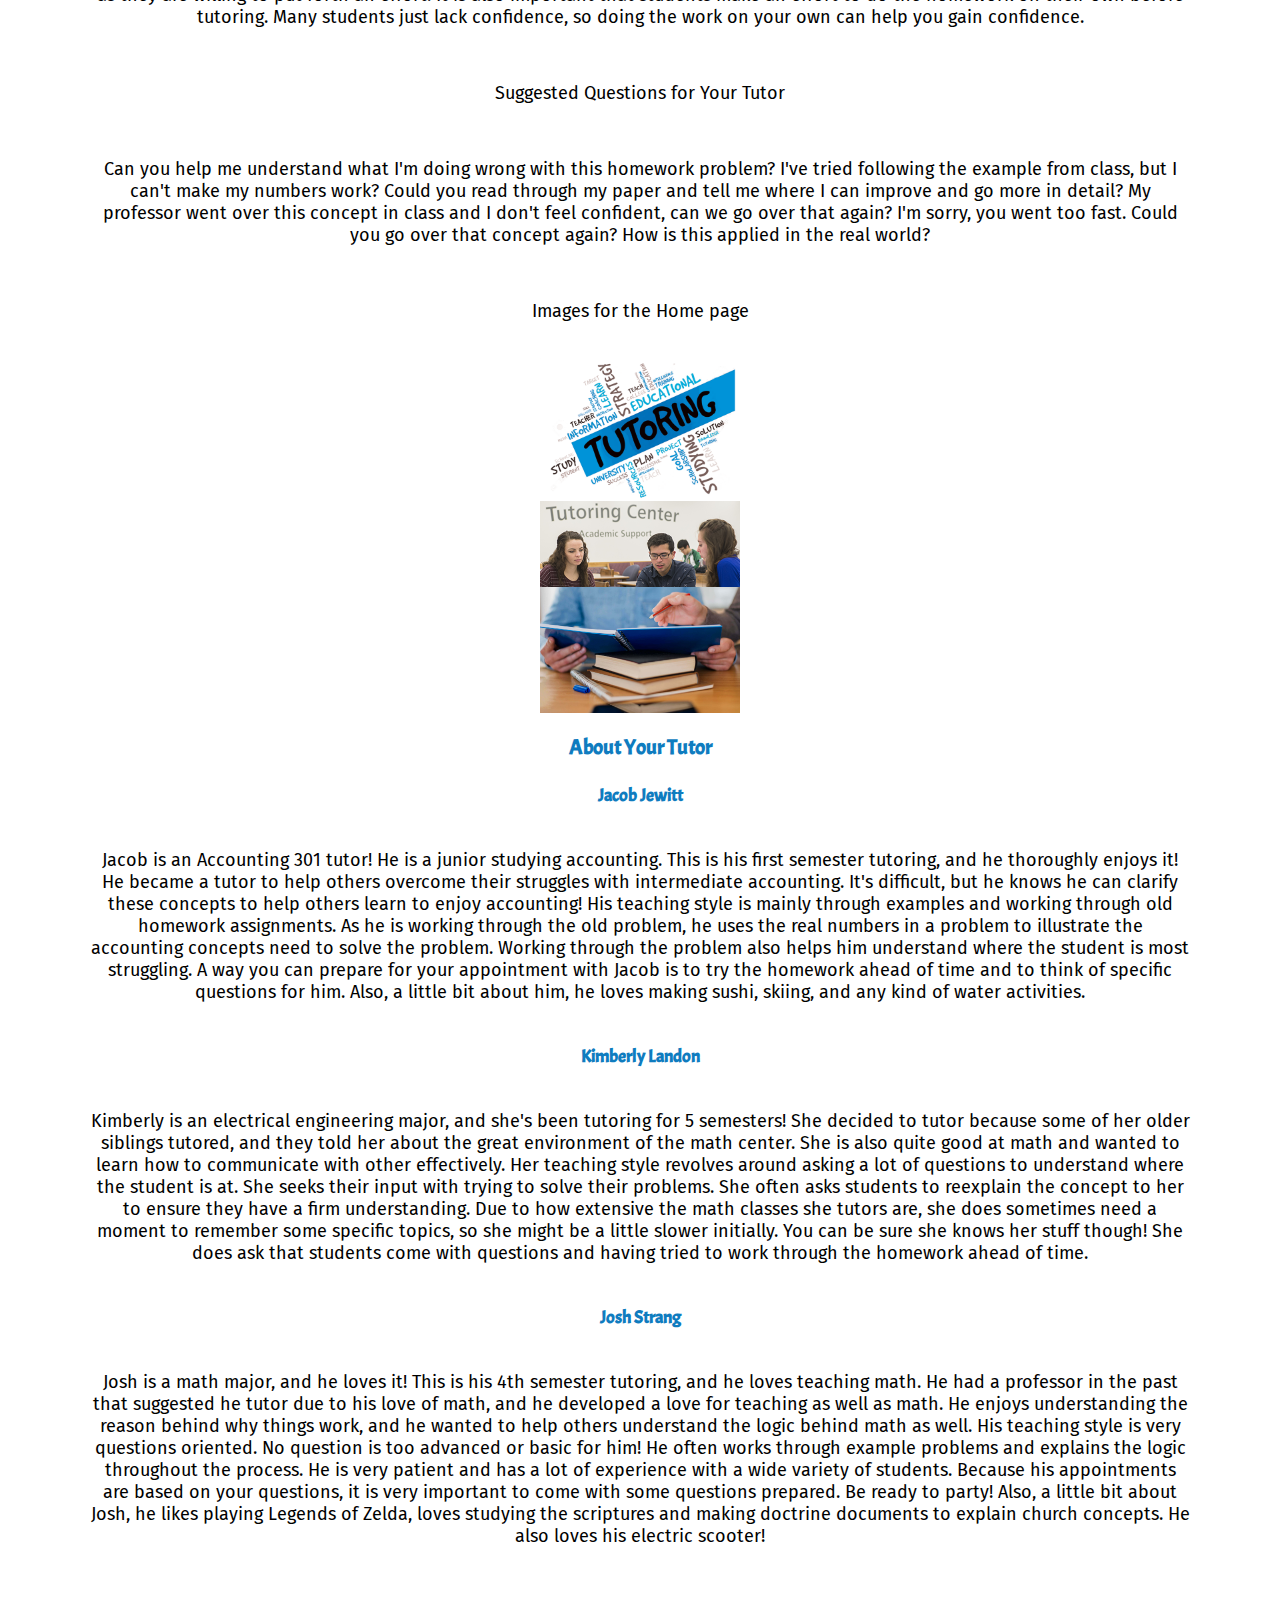
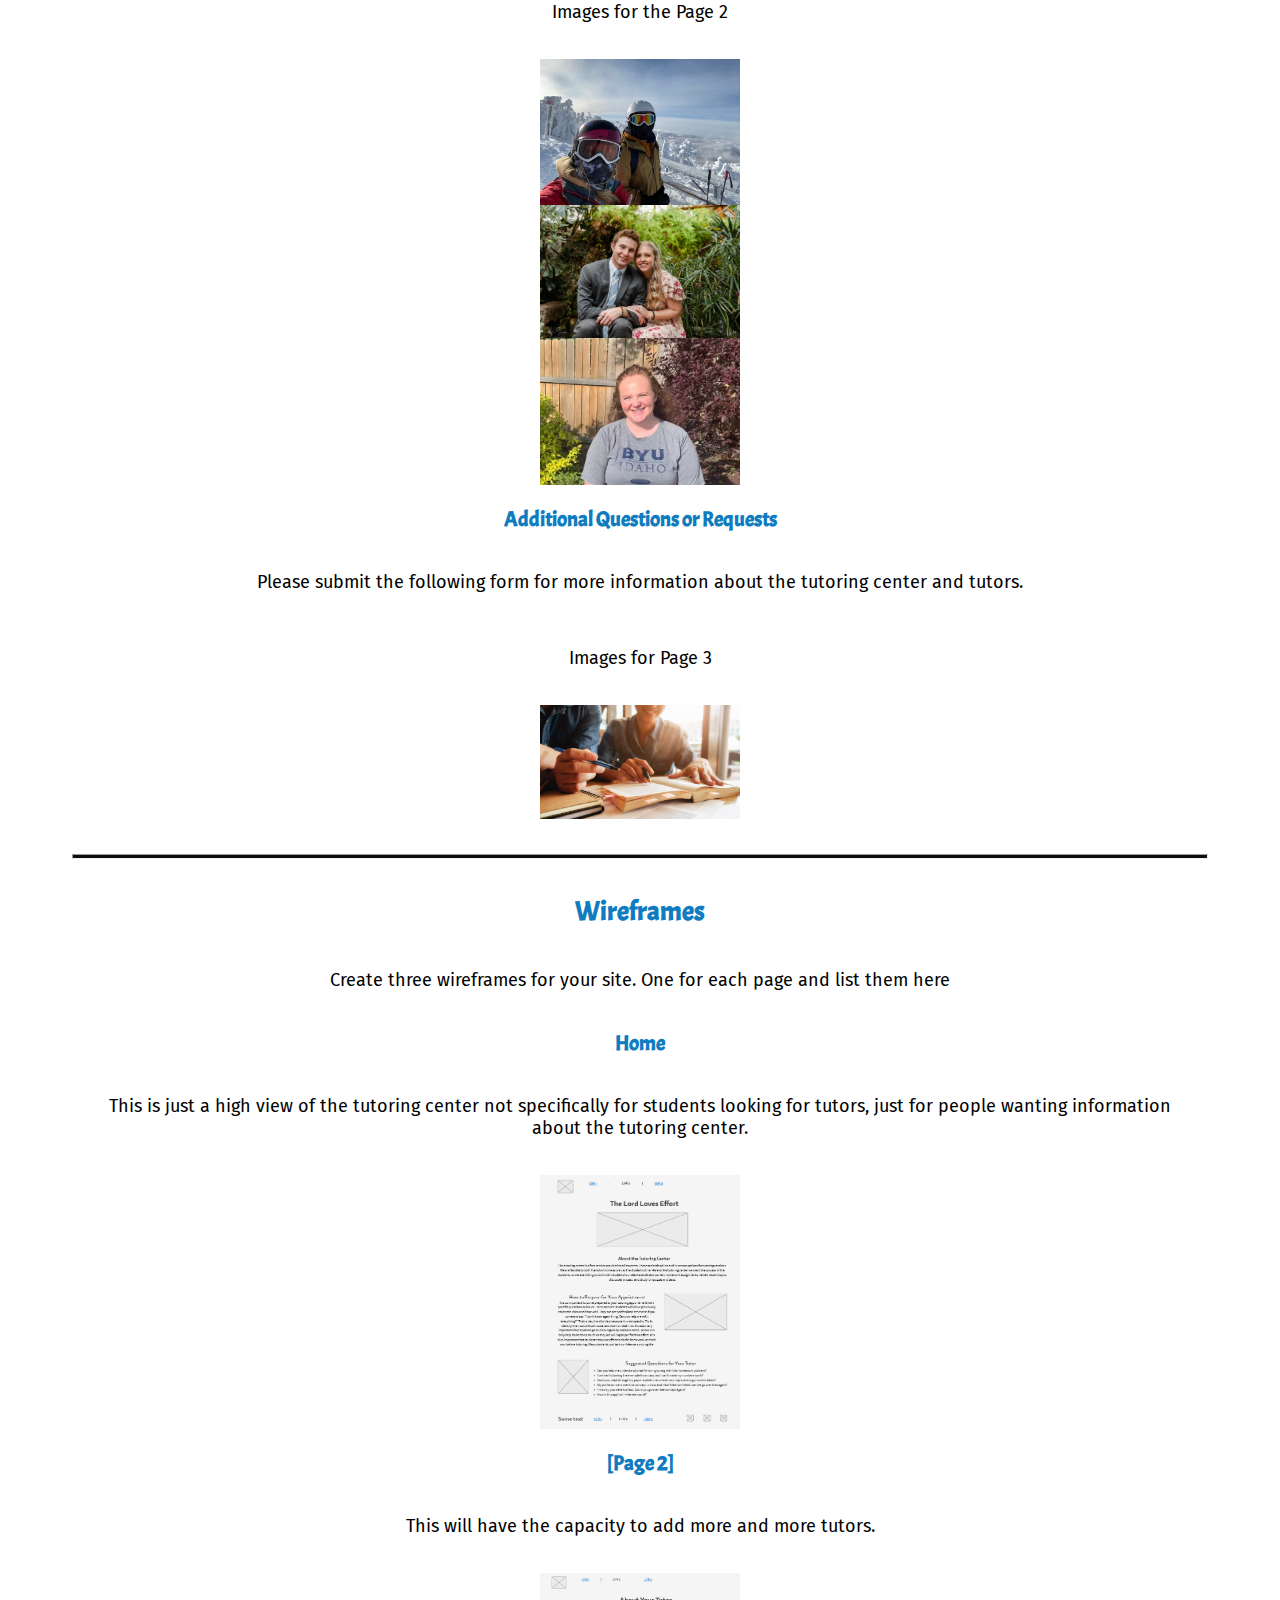
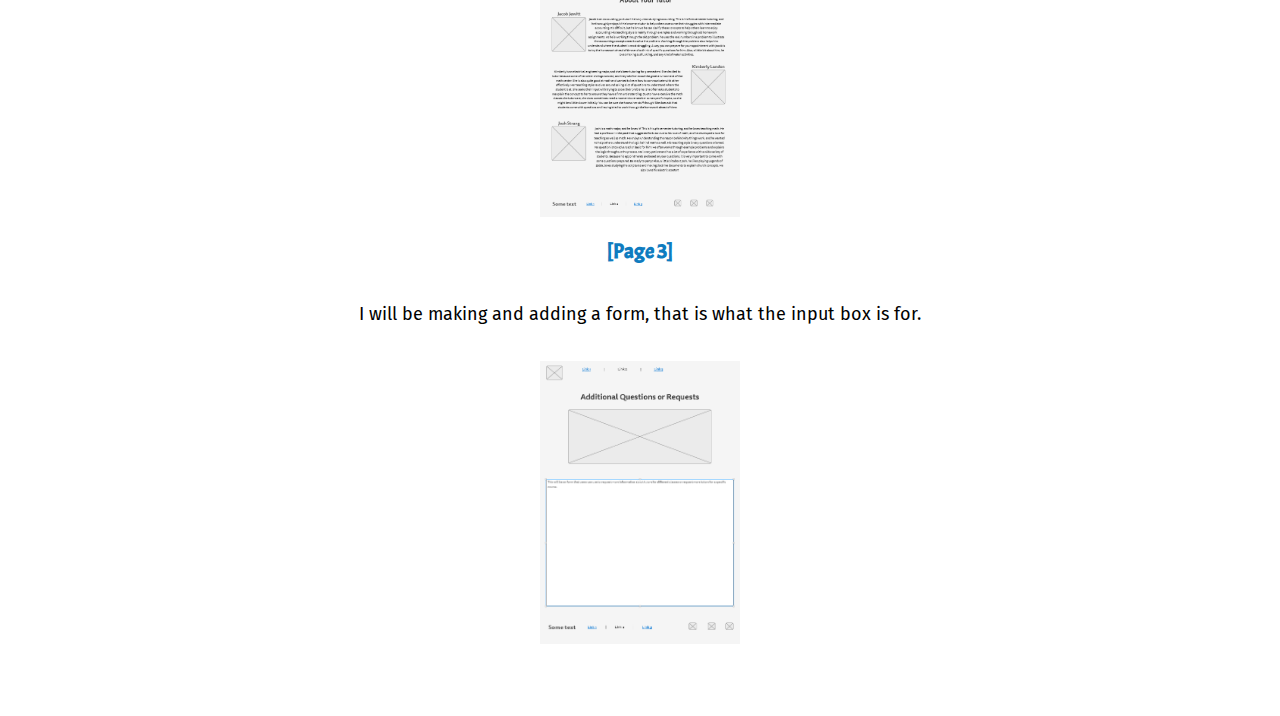
<file: tutoring_center/site-plan.html>
<!DOCTYPE html>
<html lang="en-us">
    
  <head>
    <meta charset="utf-8">
    <title>Get to Know Your Tutor</title>
    <link type="text/css" rel="stylesheet" href="styles/site-plan.css">
  </head>

  <body>
    <header>
      <h1>Get to Know Your Tutor - Site Plan</h1>
      <h2>Aubrie Doxey</h2>
      <h2>WDD 130-3</h2>
      <!-- In the header above, add the name or your site, your name and class number. For example if you are in section 3 you would put WDD 130.03 -->
    </header>
    <main>

      <!-- ------------------------Steps 2-3------------------------------ -->
      <hr>
      <h2>Overview</h2>
      <h3>Purpose</h3>
      <p>The overall purpose of this website is to improve students' experiences at the tutoring center through helping match 
        students with tutors who have similar teaching styles and personalities. Most students have had some sort of experience at
        the tutoring center here on campus. Because tutoring is free for students, many people take advantage of this wonderful 
        tool. Often tutoring is a great experience full of learning, but there are other times that the experience is not the 
        most positive. This could be due to a tutor’s teaching style that does not blend with how you learn or due to differences 
        in personality that causes the student to not feel comfortable with asking questions. What if you could learn a bit about 
        the potential tutors such as how they like to teach and a bit about their personality? You would then have the knowledge 
        to pick a tutor that matches with you the best! I plan to create a website that gives additional information to students 
        about their potential tutor, so they can create an environment where they learn the best.</p>  <!-- change this -->


      <h3>Audience</h3>
      <p>My audience is college students specifically ages 18 to 25. They will vary from major to major, but they will include students
        who are willing to put a little more work into their classes to receive the desired grade. This could include people struggling
        to pass the class or could be people who are understanding and just want some more one-on-one review time.</p>  <!-- change this -->

      <hr>
      <h2>Branding</h2>
      <h3>Website Logo</h3>
      <!-- Replace this with some sort of logo for your site.  A logo can be as simple as the name of your site in a nice font :) -->
      <img src="images/BYUI Tutoring Center-logos.jpeg" alt="Logo image">
      <hr>
      <h2>
        Style Guide
      </h2>

      <!-- ------------------------Steps 4-8------------------------------ -->

      <h3>
        Color Palette
      </h3>
      <!--  The colors you choose for a website are one of the most important decisions you will make. Follow the instructions on the activity in iLearn then return and replace the color codes below with the hex color codes (the 6 digit numbers that show at the bottom of each color) for the colors you have chosen below.  You should have at least 2 colors but do not have to fill in all 4 if you do not need them.  -->

      <!-- Copy and paste the URL to your finished palette below Make sure to paste it into both spots -->
      Palette URL: <a href="https://coolors.co/0f7cbf-f2efe9-0d0d0d-adc8d9" target="_blank">https://coolors.co/396e94-e7c24f-a43312-381d2a-aabd8c</a>


      <table class="colors">
        <tr><th>Primary</th><th>Secondary</th><th>Accent 1</th><th>Accent 2</th></tr>
        <!-- Replace the numbers in the boxes below with your hex color codes. Then switch to the site-plan.css file and change your colors there as well. -->
        <tr><td class="primary">#0F7CBF</td><td class="secondary">#F2EFE9</td><td class="accent1">#0D0D0D</td><td class="accent2">#ADC8D9</td></tr>
      </table>

      <!-- ------------------------Step 9------------------------------ -->

      <h3>
        Typography
      </h3>
      <!-- Choose a font for your paragraphs (body copy) and headlines. What font(s) have you chosen? Why did you choose what you did?  Make sure to review the list of web safe fonts at W3Schools.org as a starting point.  Think also about which of your colors above you might use for background and font colors. -->

      <h4>
        Heading Font:  Acme  <!-- change this -->
      </h4>
      <h4>
        Paragraph Font:  Fira Sans  <!-- change this -->
      </h4>
      <h3>
        Normal paragraph example
      </h3>
      <p>
        Lorem ipsum dolor sit amet, consectetur adipiscing elit, sed do eiusmod tempor incididunt ut labore et dolore magna aliqua. Ut enim ad minim veniam, quis nostrud exercitation ullamco laboris nisi ut aliquip ex ea commodo consequat. Duis aute irure dolor in reprehenderit in voluptate velit esse cillum dolore eu fugiat nulla pariatur. Excepteur sint occaecat cupidatat non proident, sunt in culpa qui officia deserunt mollit anim id est laborum.
      </p>
      <h3>
        Colored paragraph example
      </h3>
      <p class="colored">
        Lorem ipsum dolor sit amet, consectetur adipiscing elit, sed do eiusmod tempor incididunt ut labore et dolore magna aliqua. Ut enim ad minim veniam, quis nostrud exercitation ullamco laboris nisi ut aliquip ex ea commodo consequat. 
      </p>

      <!-- ------------------------Step 10------------------------------ -->

      <h3>
        Navigation
      </h3>
      <!-- Think about how you want your navigation bar to look. In the site-plan.css file change the colors to your colors to get the look you desire. --> 
      <nav>
        <a href="#">Home</a>
        <a href="#">Page2</a>
        <a href="#">Page3</a>
      </nav>
      <hr>
      <h2>
        Site Map
      </h2>
      <div class="sitemap">
        <div class="sm-home">
          Home
        </div>
        <div class="sm-page2">
          [Page2] <!-- change this -->
        </div>
        <div class="sm-page3">
          [Page3]  <!-- change this -->
        </div>

        <div class="top">
          &nbsp;
        </div>
        <div class="left">
          &nbsp;
        </div>
        <div class="right">
          &nbsp;
        </div>

      </div>

      <!-- --------Content Section -------------- -->
      <hr>
      <h2>
        Content
      </h2>
      <h3>Home page</h3>
      <p>
        The Lord Loves Effort
      </p>
      <p>
        About the Tutoring Center
      </p>
      <p>
        The tutoring center is a free service provided to all students. There are both online and in person 
        options for tutoring sessions. We are flexible to both the tutor's time as well as the student's time.
        Here at the tutoring center we want the success of the students, so we are willing to work with 
        students to understand old and current homework assignments, review recent topics discussed in class, 
        and study for quizzes and tests.
      </p>
      <p>
        How to Prepare for Your Appointment
      </p>
      <p>
        It is so important to come prepared to your tutoring appointment with specific questions or issues.
        The tutors are students who have previously taken the class and done well. They are not professional
        teachers! If you come and say, "I don't know again thing. Can you help me with everything?" That is 
        very hard to help because it is not specific. Try to identify the most difficult issue, and work on 
        that first. It is also very important that students go to class regularly and take notes. Tutors can 
        only help students as much as they are willing to put forth an effort. It is also important that 
        students make an effort to do the homework on their own before tutoring. Many students just lack 
        confidence, so doing the work on your own can help you gain confidence.
      </p>
      <p>
        Suggested Questions for Your Tutor
      </p>
      <p>
        Can you help me understand what I'm doing wrong with this homework problem?
        I've tried following the example from class, but I can't make my numbers work?
        Could you read through my paper and tell me where I can improve and go more in detail?
        My professor went over this concept in class and I don't feel confident, can we go over that again?
        I'm sorry, you went too fast. Could you go over that concept again?
        How is this applied in the real world?
      </p>
      <p>Images for the Home page</p>
        <img src="images/tutorWordCloud.png" alt="Tutoring Word Cloud">
        <img src="images/BYUIgroupStudent.png" alt="BYUI Group Session">
        <img src="images/high-angle-man-holding-notebook.jpg" alt="Study">

      </ul>
      <h3>About Your Tutor</h3>
      <h4>Jacob Jewitt</h4>
      <p>
        Jacob is an Accounting 301 tutor! He is a junior studying accounting. This is his first semester tutoring,
        and he thoroughly enjoys it! He became a tutor to help others overcome their struggles with intermediate 
        accounting. It's difficult, but he knows he can clarify these concepts to help others learn to enjoy accounting!
        His teaching style is mainly through examples and working through old homework assignments. As he is working
        through the old problem, he uses the real numbers in a problem to illustrate the accounting concepts need to 
        solve the problem. Working through the problem also helps him understand where the student is most struggling.
        A way you can prepare for your appointment with Jacob is to try the homework ahead of time and to think of 
        specific questions for him. Also, a little bit about him, he loves making sushi, skiing, and any kind of water 
        activities. 
      </p>
      <h4>Kimberly Landon</h4>
      <p>  
        Kimberly is an electrical engineering major, and she's been tutoring for 5 semesters! She decided to tutor 
        because some of her older siblings tutored, and they told her about the great environment of the math center.
        She is also quite good at math and wanted to learn how to communicate with other effectively. Her teaching style 
        revolves around asking a lot of questions to understand where the student is at. She seeks their input with trying
        to solve their problems. She often asks students to reexplain the concept to her to ensure they have a firm understanding. 
        Due to how extensive the math classes she tutors are, she does sometimes need a moment to remember some specific topics, 
        so she might be a little slower initially. You can be sure she knows her stuff though! She does ask that students come 
        with questions and having tried to work through the homework ahead of time. 
      </p>
      <h4>Josh Strang</h4>
      <p>
        Josh is a math major, and he loves it! This is his 4th semester tutoring, and he loves teaching math. He had
        a professor in the past that suggested he tutor due to his love of math, and he developed a love for teaching
        as well as math. He enjoys understanding the reason behind why things work, and he wanted to help others understand
        the logic behind math as well. His teaching style is very questions oriented. No question is too advanced or basic
        for him! He often works through example problems and explains the logic throughout the process. He is very patient
        and has a lot of experience with a wide variety of students. Because his appointments are based on your questions,
        it is very important to come with some questions prepared. Be ready to party! Also, a little bit about Josh, he 
        likes playing Legends of Zelda, loves studying the scriptures and making doctrine documents to explain church
        concepts. He also loves his electric scooter!  
      </p>
      <!--<p>
        Emily Wright
        Emily is
      </p>
       <P>
        Aubrie Doxey
        Aubrie is an accounting major, and she loves being a nerd! This is her 2nd semester tutoring. She loves accounting
        and has a passion for it that she felt like could help others understand and enjoy accounting more. 
      </P> -->
      <p>Images for the Page 2</p>
        <img src="images/JacobJewitt.jpg" alt="Image of Jacob">
        <img src="images/JoshStrangPic.jpg" alt="Image of Josh">
        <img src="images/KimberlyLandon.jpg" alt="Image of Kimberly">
        <!---<img src="images/PicofAubrie.jpg" alt="Image of Aubrie">-->

      </ul>
      <h3>Additional Questions or Requests</h3>
      <p>
        Please submit the following form for more information about the tutoring center and tutors.
      </p>
      <p>Images for Page 3</p>
        <img src="images/tutoring-session.jpg" alt="Students Studying">

      </ul>
      <hr>
      <h2>
        Wireframes
      </h2>
      <p>
        Create three wireframes for your site. One for each page and list them here</p>

      <h3>Home</h3>
      <p>         
        This is just a high view of the tutoring center not specifically for students looking for tutors, 
        just for people wanting information about the tutoring center.
      </p>
      <img src="images/Home-Page-Wire-Frame.png" alt="home page wireframe">

      <h3>[Page 2]</h3>
      <p>         
        This will have the capacity to add more and more tutors.
      </p>
      <img src="images/Page-two-wire-frame.png" alt="page 2 wireframe">

      <h3>[Page 3]</h3>
      <p>         
        I will be making and adding a form, that is what the input box is for.
      </p>
      <img src="images/Page-three-wire-frame.png" alt="page 3 wireframe">
    </main>
  </body>

</html>
</file>
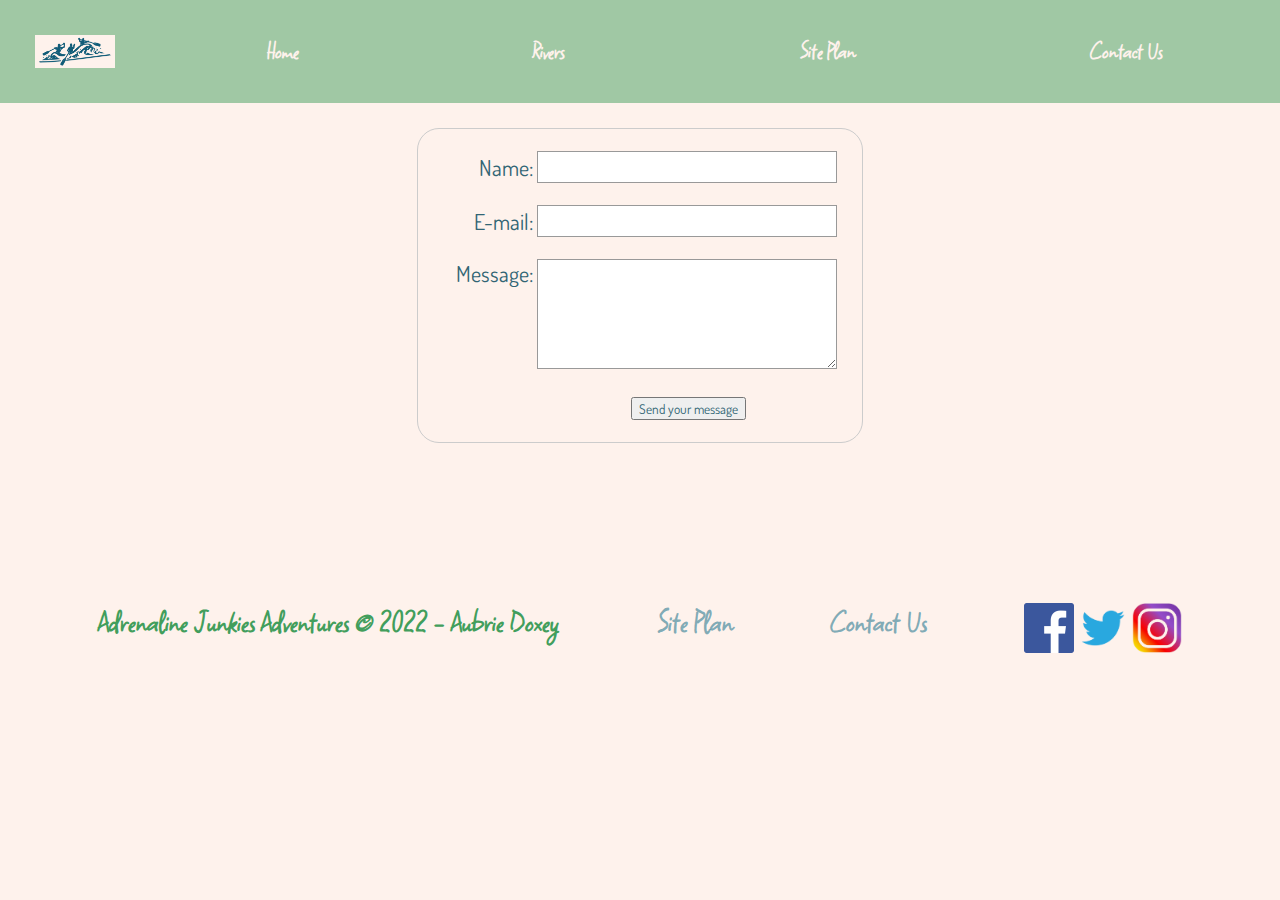
<file: wwr/contactus.html>
<!DOCTYPE html>
<html lang="en">
<head>
    <meta charset="UTF-8">
    <meta http-equiv="X-UA-Compatible" content="IE=edge">
    <meta name="viewport" content="width=device-width, initial-scale=1.0">
    <title>"Whitewater Rafting Vacations | Adrenaline Junkies Adventures | Home" </title>
    <link rel="stylesheet" href="styles/style.css">
</head>
<body>
    <div id="content">
        <header>
            <a id="logo_link" href="index.html">
                <img class = "logo" src="images/rafters-vector.png" alt="Adrenaline Logo">
            </a>
            <nav>
                <a href="index.html"><strong>Home</strong></a>
                <a href="rivers.html"><strong>Rivers</strong></a>
                <a href="site-plan-rafting.html"><strong>Site Plan</strong></a>
                <a href="contactus.html"><strong>Contact Us</strong></a>
            </nav>
        </header>
        <main class="contactus">
            <div id="feedback"></div>
            <form action="/my-handling-form-page" method="post">
                <ul>
                    <li>
                        <label for ="name">Name:</label>
                        <input type="text" id="name" name="user_name">
                    </li>
                    <li>
                        <label for="mail">E-mail:</label>
                        <input type="email" id="mail" name="user_email">
                    </li>
                    <li>
                        <label for="msg">Message:</label>
                        <textarea id="msg" name="user_message"></textarea>
                    </li>
                    <li class="button">
                            <button type="submit">Send your message</button>
                    </li>
                </ul>
            </form>
            <script>
                const feedbackElement = document.getElementById('feedback');
                const formElement = document.forms[0];
                formElement.addEventListener('submit', function(e){
                    e.preventDefault();
                    feedbackElement.innerHTML='Hello '+ formElement.user_name.value +'! Thank you for your message. We will get back with you as soon as possible!'
                    feedbackElement.style.display="block";
                    document.body.classList.toggle('moveDown');
                })
            </script>
        </main>
        <footer>
            <h3>Adrenaline Junkies Adventures &copy; 2022 - Aubrie Doxey</h3>
            <h3><a href="site-plan-rafting.html">Site Plan</a></h3>
            <h3><a href="contactus.html">Contact Us</a></h3>
            <div class="social">
                <a href="https://facebook.com" target="_blank">
                    <img src="images/facebook.png" alt="fb icon">
                </a>
                <a href="https://twitter.com" target="_blank">
                    <img src="images/twitter.png" alt="twitter icon">
                </a>
                <a href="https://instagram.com" target="_blank">
                    <img src="images/instagram_logo.png" alt="Instagram icon">
                </a>
            </div>
        </footer>
    </div>
</body>
</html>
</file>
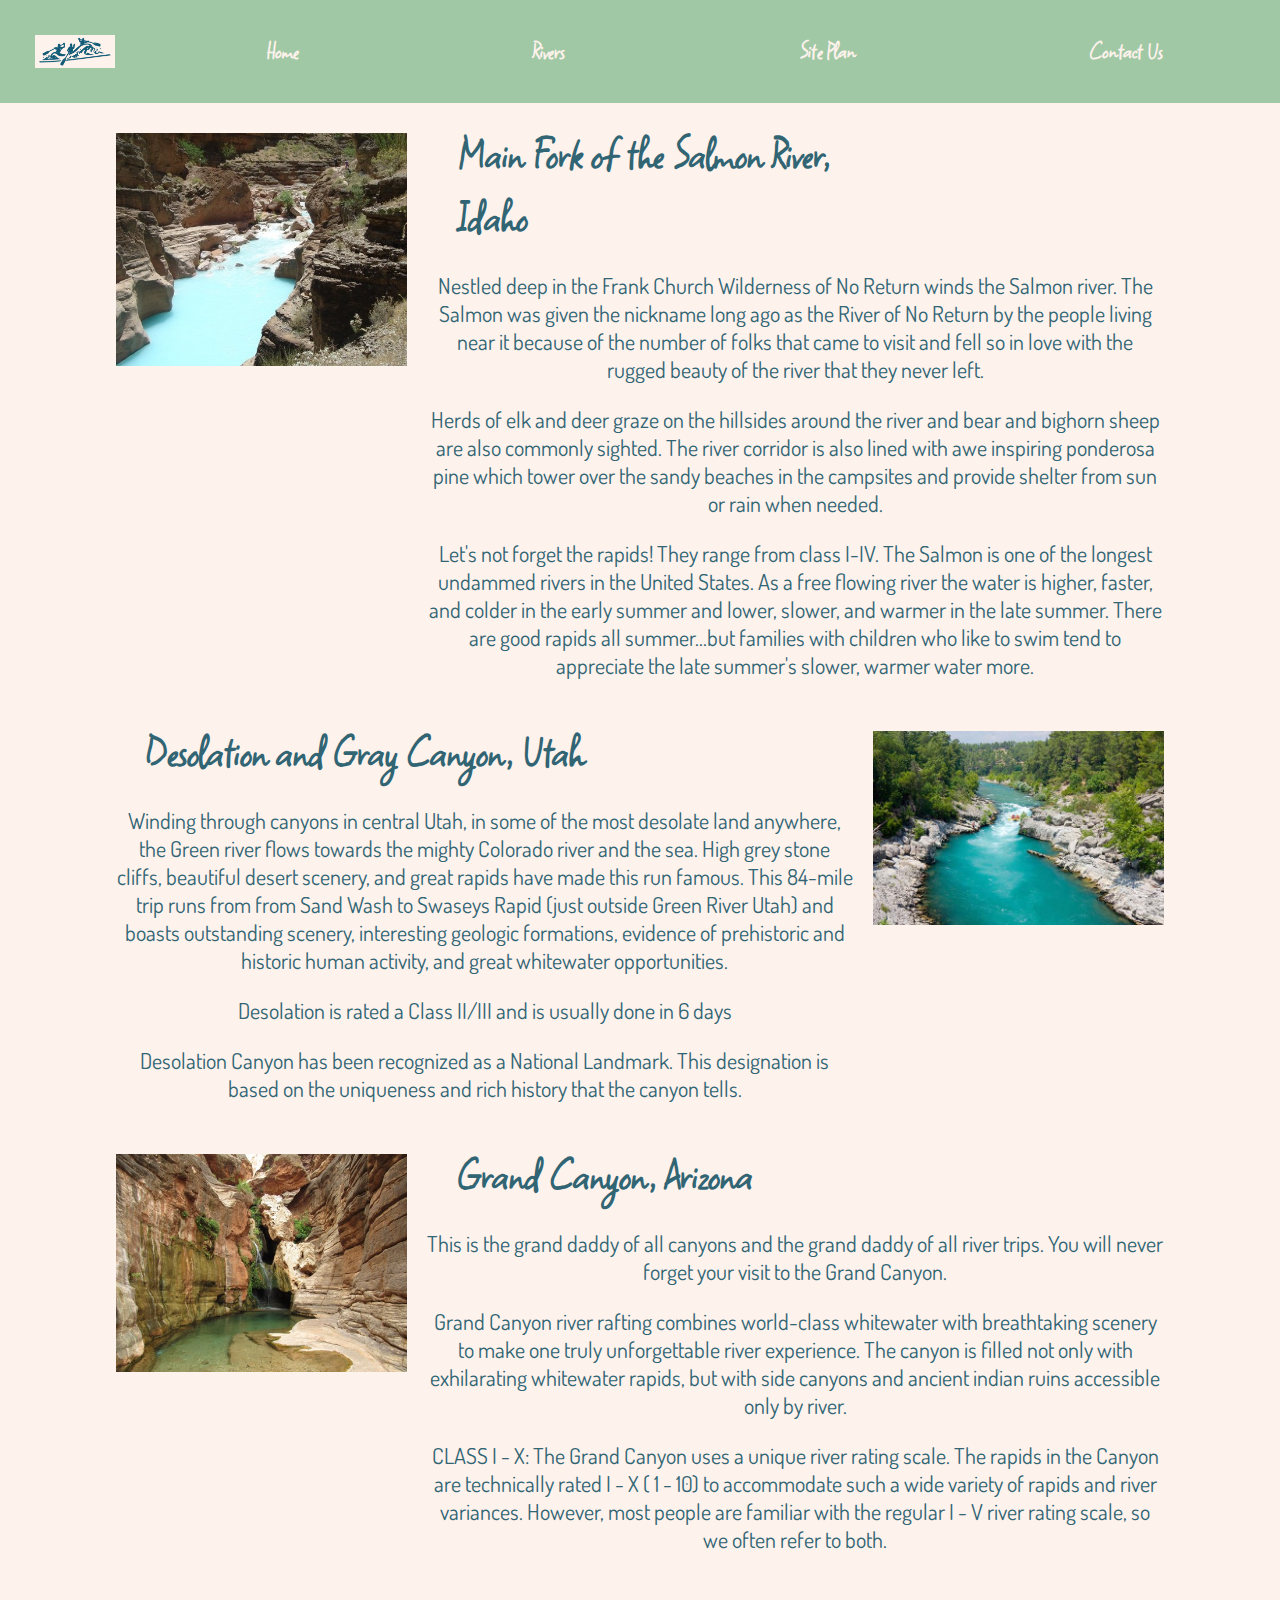
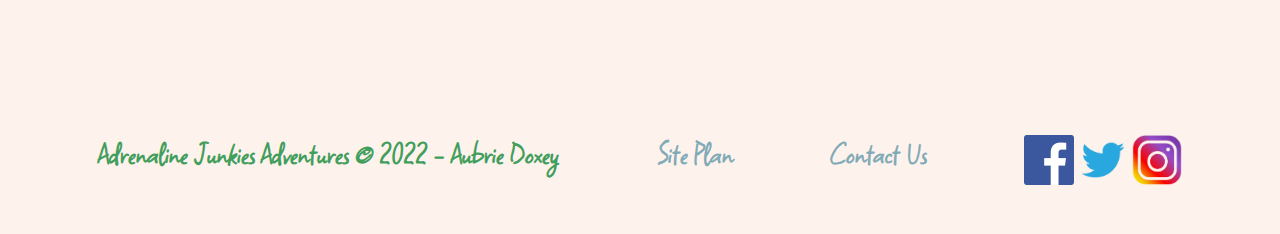
<file: wwr/rivers.html>
<!DOCTYPE html>
<html lang="en">
<head>
    <meta charset="UTF-8">
    <meta http-equiv="X-UA-Compatible" content="IE=edge">
    <meta name="viewport" content="width=device-width, initial-scale=1.0">
    <title>"Whitewater Rafting Vacations | Adrenaline Junkies Adventures | Home" </title>
    <link rel="stylesheet" href="styles/style.css">
</head>
<body>
    <div id="content">
        <header>
            <a id="logo_link" href="index.html">
                <img class = "logo" src="images/rafters-vector.png" alt="Adrenaline Logo">
            </a>
            <nav>
                <a href="index.html"><strong>Home</strong></a>
                <a href="rivers.html"><strong>Rivers</strong></a>
                <a href="site-plan-rafting.html"><strong>Site Plan</strong></a>
                <a href="contactus.html"><strong>Contact Us</strong></a>
            </nav>
        </header>
        <main class="river-grid">
            <h2 class="salmon">Main Fork of the Salmon River, Idaho</h2>
            <img class="new-card-img1" src="images/havasu.jpg" alt="Super light blue river winding through a canyon">
            <section class = "salmon-river">
                <p>Nestled deep in the Frank Church Wilderness of No Return winds the Salmon river. The Salmon was given the nickname long ago 
                    as the River of No Return by the people living near it because of the number of folks that came to visit and fell so in love 
                    with the rugged beauty of the river that they never left. </p>
                    
                <p>Herds of elk and deer graze on the hillsides around the river and 
                    bear and bighorn sheep are also commonly sighted. The river corridor is also lined with awe inspiring ponderosa pine which 
                    tower over the sandy beaches in the campsites and provide shelter from sun or rain when needed. </p>
                <p>Let's not forget the rapids! They range from class I-IV. The Salmon is one of the longest undammed rivers in the United States. 
                    As a free flowing river the water is higher, faster, and colder in the early summer and lower, slower, and warmer in the late summer. 
                    There are good rapids all summer...but families with children who like to swim tend to appreciate the late summer's slower, warmer water more.</p>
            </section>
            <h2 class="header2" >Desolation and Gray Canyon, Utah</h2>
            <img class="new-card-img2" src="images/rafting58_600.jpg" alt="Super blue river through the forest">
            <section class="utah">
                <p>Winding through canyons in central Utah, in some of the most desolate land anywhere, the Green river flows towards the mighty 
                    Colorado river and the sea. High grey stone cliffs, beautiful desert scenery, and great rapids have made this run famous. This 
                    84-mile trip runs from from Sand Wash to Swaseys Rapid (just outside Green River Utah) and boasts outstanding scenery, interesting
                    geologic formations, evidence of prehistoric and historic human activity, and great whitewater opportunities.</p>
                <p>Desolation is rated a Class II/III and is usually done in 6 days</p>
                <p>Desolation Canyon has been recognized as a National Landmark.  This designation is based on the uniqueness and rich history that the canyon tells.</p>
            </section>
            <h2 class="header3">Grand Canyon, Arizona</h2>
            <img class="new-card-img3" src="images/elves-chasm-landscape.jpg" alt="chasm river picture">
            <section class="arizona">
                <p>This is the grand daddy of all canyons and the grand daddy of all river trips. You will never forget your visit to the Grand Canyon.</p>
                <p>Grand Canyon river rafting combines world-class whitewater with breathtaking scenery to make one truly unforgettable river experience. The canyon 
                    is filled not only with exhilarating whitewater rapids, but with side canyons and ancient indian ruins accessible only by river.</p>
                <p>CLASS I - X: The Grand Canyon uses a unique river rating scale. The rapids in the Canyon are technically rated I - X ( 1 - 10) to accommodate such a 
                    wide variety of rapids and river variances. However, most people are familiar with the regular I - V river rating scale, so we often refer to both.</p>
            </section>    
        </main>
        <footer>
            <h3>Adrenaline Junkies Adventures &copy; 2022 - Aubrie Doxey</h3>
            <h3><a href="site-plan-rafting.html">Site Plan</a></h3>
            <h3><a href="contactus.html">Contact Us</a></h3>
            <div class="social">
                <a href="https://facebook.com" target="_blank">
                    <img src="images/facebook.png" alt="fb icon">
                </a>
                <a href="https://twitter.com" target="_blank">
                    <img src="images/twitter.png" alt="twitter icon">
                </a>
                <a href="https://instagram.com" target="_blank">
                    <img src="images/instagram_logo.png" alt="Instagram icon">
                </a>
            </div>
        </footer>
    </div>
</body>
</html>
</file>
<file: tutoring_center/styles/style.css>
@import url('https://fonts.googleapis.com/css2?family=Acme&family=Fira+Sans&display=swap');
#content {
    max-width: 1600px;
    margin: 0 auto;
    text-align: center;
    font-family: Fira Sans;
    background-color: #0F7CBF;
}
.home-grid {
    display: grid;
    grid-template-columns: repeat(10,1fr);
}
header {
    display: grid;
    grid-template-columns: 110px 1fr;
    align-items: center;
    background-color: #f2EFE9;
}
nav {
    display: flex;
    justify-content: space-evenly;
}
nav a {
    color: #0F7CBF;
    text-decoration: none;
    font-size: 1.25em;
    padding: 15px;
    border-radius: 15px;
}
nav a:hover {
    background-color: #0F7CBF;
    color: #f2EFE9;
}
.logo {
    width: 100px;
    text-align: left;
    margin: 50px;
    margin-left: 100px;
    border-radius: 15px;
}
.social img {
    width: 80px;
    grid-column: 6/9;
    grid-row: 10/11;
}
#about-msg{
    text-align: center;
    background-color: #0F7CBF;
}
.home-title {
    font-family: Acme;
    grid-column: 4/7;
    grid-row: 2/3;
    color: #f2EFE9;
    font-size: 3em;
    padding-top: 25px;
}
.tutoring-center {
    grid-column: 3/7;
    margin-bottom: 10px;
    width: 60%;
    border-radius: 30px;
}
#about-msg h4 {
    font-family: Acme;
    color: #f2EFE9;
    font-size: 2em;
    margin-bottom: 20px;
}
#about-msg p {
    padding-bottom: 50px;
    padding-left: 250px;
    padding-right: 250px;
    line-height: 1.5em;
    color: #f2EFE9;
}
.image-2 {
    grid-column: 7/11;
    grid-row: 1/2;
    padding-right: 100px;
    padding-bottom: 50px;
    margin-top: 15px;
}
.tutoring-wordcloud {
    width: 100%;
    border-radius: 30px;
}
.prep {
    grid-row: 1/2;
    grid-column: 1/7;
    background-color: #0F7CBF;
    color: #f2EFE9;
}
.prep h4 {
    font-family: Acme;
    font-size: 2em;
    margin-bottom: 20px;
}
.prep p {
    padding-left: 100px;
    padding-right: 100px;
    line-height: 1.5em;
    text-align: left;
}
.image-3 {
    grid-row: 2/3;
    grid-column: 1/5;
    margin-bottom: 50px;
    margin-right: 25px;
    margin-left: 100px;
    margin-top: 10px;
}
.people-studying {
    width: 100%;
    border-radius: 30px;
}
.questions {
    grid-row: 2/3;
    grid-column: 5/11;
}
.questions h4 {
    font-family: Acme;
    text-align: center;
    color: #f2EFE9;
    font-size: 2em;
    padding-right: 300px;
    margin-bottom: 20px;
}
.questions ul {
    text-align: left;
    color: #f2EFE9;
    line-height: 1.5em;
}
footer {
    display: grid;
    grid-template-columns: 1.25fr 1fr 1fr 1fr;
    align-items: center;
    background-color: #f2EFE9;
    color: #0F7CBF;
    padding: 50px;
    padding-left: 100px;
    padding-right: 100px;
    
}
.copyright {
    grid-row: 1/2;
    grid-column: 1/2;
    font-family: Acme;
}
.link1 a{
    grid-row: 1/2;
    grid-column: 2/3;
    color: #0F7CBF;
    text-decoration: none;
    padding: 15px;
    border-radius: 15px;
}
.link2 a{
    grid-row: 1/2;
    grid-column: 3/4;
    color: #0F7CBF;
    text-decoration: none;
    padding: 15px;
    border-radius: 15px;
}
.link1 a:hover {
    background-color: #0F7CBF;
    color: #f2EFE9;
}
.link2 a:hover {
    background-color: #0F7CBF;
    color: #f2EFE9;
}
.social {
    grid-row: 1/2;
    grid-column: 4/5;
    display: flex;
    justify-content: space-around;
}
.page2-grid {
    display: grid;
    grid-template-columns: 1fr 2fr 1fr;
}
#top-header {
  font-family: Acme;
  text-align: center;
  color: #f2EFE9;
  font-size: 2em;
  grid-row: 1/2;
  grid-column: 1/4;
  padding-top: 25px;
}
.flip-card1 {
    background-color: transparent;
    width: 350px;
    height: 255px;
    border: 1px solid #f2EFE9;
    perspective: 1000px;
    grid-row: 2/3;
    grid-column: 1/2;
    margin-left: 100px;
    margin-top: 15px;
    border-radius: 15px;
  }
  .flip-card-inner1 {
    position: relative;
    width: 100%;
    height: 100%;
    text-align: center;
    transition: transform 0.8s;
    transform-style: preserve-3d;
  }
  .flip-card1:hover .flip-card-inner1 {
    transform: rotateY(180deg);
  }
  .flip-card-front1, .flip-card-back1 {
    position: absolute;
    width: 100%;
    height: 100%;
    -webkit-backface-visibility: hidden; /* Safari */
    backface-visibility: hidden;
    border-radius: 15px;
  }
  .flip-card-front1 {
    background-color: #f2EFE9;
    color: #0F7CBF;
  }
  .flip-card-back1 {
    background-color: #0F7CBF;
    color: #f2EFE9;
    transform: rotateY(180deg);
    font-family: Acme;
  }
  .flip-card-front1 img{
    width: 100%;
    border-radius: 15px;
  }
  .flip-card2 {
    background-color: transparent;
    width: 350px;
    height: 257px;
    border: 1px solid #f2EFE9;
    perspective: 1000px;
    grid-row: 4/6;
    grid-column: 3/4;
    margin-right: 100px;
    margin-top: 65px;
    border-radius: 15px;
  }
  .flip-card-inner2 {
    position: relative;
    width: 100%;
    height: 100%;
    text-align: center;
    transition: transform 0.8s;
    transform-style: preserve-3d;
  }
  .flip-card2:hover .flip-card-inner2 {
    transform: rotateY(180deg);
  }
  .flip-card-front2, .flip-card-back2 {
    position: absolute;
    width: 100%;
    height: 100%;
    -webkit-backface-visibility: hidden; /* Safari */
    backface-visibility: hidden;
    border-radius: 15px;
  }
  .flip-card-front2 {
    background-color: #f2EFE9;
    color: #0F7CBF;
  }
  .flip-card-back2 {
    background-color: #0F7CBF;
    color: #f2EFE9;
    transform: rotateY(180deg);
    font-family: Acme;
  }
  .flip-card-front2 img{
    width: 100%;
    border-radius: 15px;
  }
  .flip-card3 {
    background-color: transparent;
    width: 350px;
    height: 235px;
    border: 1px solid #f2EFE9;
    perspective: 1000px;
    grid-row: 6/8;
    grid-column: 1/2;
    margin-left: 100px;
    margin-top: 85px;
    border-radius: 15px;
  }
  .flip-card-inner3 {
    position: relative;
    width: 100%;
    height: 100%;
    text-align: center;
    transition: transform 0.8s;
    transform-style: preserve-3d;
  }
  .flip-card3:hover .flip-card-inner3 {
    transform: rotateY(180deg);
  }
  .flip-card-front3, .flip-card-back3 {
    position: absolute;
    width: 100%;
    height: 100%;
    -webkit-backface-visibility: hidden; /* Safari */
    backface-visibility: hidden;
    border-radius: 15px;
  }
  .flip-card-front3 {
    background-color: #f2EFE9;
    color: #0F7CBF;
  }
  .flip-card-back3 {
    background-color: #0F7CBF;
    color: #f2EFE9;
    transform: rotateY(180deg);
    font-family: Acme;
  }
  .flip-card-front3 img{
    width: 100%;
    border-radius: 15px;
  }
  #about-jacob {
    grid-row: 2/4;
    grid-column: 2/4;
    margin-left: 50px;
    margin-right: 100px;
    color: #f2EFE9;
  }
  #about-kimberly {
    grid-row: 4/6;
    grid-column: 1/3;
    margin-left: 100px;
    margin-right: 50px;
    margin-top: 50px;
    color: #f2EFE9;
  }
  #about-josh {
    grid-row: 6/8;
    grid-column: 2/4;
    margin-left: 50px;
    margin-right: 100px;
    margin-top: 50px;
    margin-bottom: 50px;
    color: #f2EFE9;
  }
  #about-jacob h4 {
    font-family: Acme;
    font-size: 2em;
    margin: 10px;
  }
  #about-kimberly h4 {
    font-family: Acme;
    font-size: 2em;
    margin: 10px;
  }
  #about-josh h4 {
    font-family: Acme;
    font-size: 2em;
    margin: 10px;
    line-height: 1.5em;
  }
  #about-jacob p {
    line-height: 1.5em;
    text-align: left;
  }
  #about-kimberly p {
    line-height: 1.5em;
    text-align: left;
  }
  #about-josh p {
    line-height: 1.5em;
    text-align: left;
  }
  .page3-grid {
    display: grid;
    grid-template-columns: 1fr 2fr 1fr;
}
  #top-header2 {
    font-family: Acme;
    text-align: center;
    color: #f2EFE9;
    font-size: 2em;
    grid-row: 1/2;
    grid-column: 1/4;
    padding-top: 25px;
  }
  .tutoring-studying {
    grid-row: 2/3;
    grid-column: 2/3;
    width: 55%;
    border-radius: 30px;
  }
  #form {
    text-align: center;
    color: #f2EFE9;
    font-size: 2em;
    grid-row: 3/4;
    grid-column: 1/4; 
  }
  form {
    margin: 0 auto;
    width: 1100px;
    padding: 1em;
    border: 1.25px solid #ADC8D9;
    border-radius: 1em;
    margin-top: 25px;
    margin-bottom: 50px;
    font-family: Acme;
    color: #f2EFE9;
  }
  #input-form {
    list-style: none;
    padding: 0;
    margin: 0;
  }
  form li + li {
    margin-top: 1em;
  }
  label {
    display: inline-block;
    width: 120px;
    text-align: right;
    font-family: Acme;
  }
  input, textarea {
    font: .75em sans-serif;
    width: 900px;
    box-sizing: border-box;
    border: 1px solid #ADC8D9;
    font-family: Fira Sans;
    color: #0F7CBF;
    background-color: #f2EFE9;
    padding: 15px;
  }
  input:-webkit-autofill,
input:-webkit-autofill:hover,
input:-webkit-autofill:focus,
input:-webkit-autofill:active {
    border: 1px solid #ADC8D9;
    -webkit-text-fill-color: #0F7CBF;
    -webkit-box-shadow: 0 0 0px 1000px #f2EFE9 inset;
    transition: background-color 5000s ease-in-out 0s;
}
  input:focus,
  textarea:focus {
    border-color: #0F7CBF;
    background-color: #f2EFE9;
  }
  textarea {
    vertical-align: top;
    height: 5em;
    font-family: Fira Sans;
    background-color: #f2EFE9;
  }
  /* .button {
    padding-left: 90px;
    width: 4em;
    background-color: red;
  } */
  button {
    margin-left: .5em;
    font-family: Acme;
    color: #0F7CBF;
    width: 150px;
    height: 75px;
    font-size: 24px;
    background-color: #f2EFE9;
  }
  #feedback {
    background-color: #adc8d99e;
    color: #f2EFE9;
    font-family: Acme;
    position: absolute;
    /*bottom: 0;*/
    left: 0;
    right: 0;
    /*padding: .5em;
    /* make this element invisible until we are ready for it */
    display: none; 
    margin-left: 8px;
    margin-right: 8px;
    padding-bottom: 15px;
    padding-top: 15px; 
    /*grid-row: 4/5;*/     
}
.moveDown {
    margin-top: 70px;
}
</file>
<file: ice_presnelson.css>
body {
    background-color: pink;
}
main {
    max-width: 500px;
    margin: 0 auto;
}
h1 {
    text-align: center;
    color: white;
    background-color: pink;
    font-size: 3.5em;
}

p {
    text-align: center;
}
#quote {
    color: white; 
    background-color: pink;
    margin: 5px;
}
img {
    width: 40%;
    display: block;
    margin: 0 auto;
}
#big_quote{
    color: white;
    font-size: 1.75em;
    padding: 20px;
    max-width: 45%;
    display: block;
    margin: 0 auto;
}
#work_cited {
    margin: 2px;
}

h1:hover{
    color: black;
}
</file>
<file: positionstyles.css>
/* CSS - Name: "positionstyles.css" */
/* Activity 1 styles */
.content1 {
  /* This is the parent of the activity 1 boxes. */
  display: grid;
  grid-template-columns: 1fr 1fr;
  grid-gap: 20px;
  justify-items: center;
}
.red1 { 
  width: 100%; 
  height: 100px; 
  background-color: red; 
  grid-column: 1/3;
} 
.green1 {
  width: 200px; 
  height: 200px; 
  background-color: green; 

} 
.yellow1 {
  width: 200px; 
  height: 200px; 
  background-color: gold; 
} 
.blue1 {
  width: 100%; 
  height: 100px; 
  background-color: blue;
  grid-column: 1/3; 
} 
/* Activity 2 styles */ 
.content2 {
  /* This is the parent of the activity 2 boxes. */
  display: grid;
  grid-template-columns: repeat(5, 50px);
}
.red2 {
  width: 100px; 
  height: 100px; 
  background-color: red; 
  grid-column: 1/3;
  grid-row: 1/3;
} 
.green2 { 
  width: 100px; 
  height: 100px; 
  background-color: green; 
  grid-column: 2/4;
  grid-row: 2/4;
} 
.yellow2 {
  width: 100px; 
  height: 100px; 
  background-color: gold; 
  grid-column: 3/5;
  grid-row: 3/5;
  
} 
.blue2 {
  width: 100px; 
  height: 100px; 
  background-color: blue; 
  grid-column: 4/6;
  grid-row: 4/6;
} 
/* Activity 3 styles */ 
.content3 {
  /* This is the parent of the activity 3 boxes. */
  display: grid;
  grid-template-columns: 1fr 1fr;
  grid-column-gap: 80px;
}
.red3 {
  width: 100%; 
  height: 100px; 
  background-color: red; 
  grid-column: 1/3;
} 
.green3 {
  width: 100%; 
  height: 150px; 
  background-color: green;
  grid-column: 1/2;
} 
.yellow3 {
  width: 100%; 
  height: 150px; 
  background-color: gold; 
  grid-column: 2/3;
} 
.blue3 {
  width: 100%;
  height: 100px; 
  background-color: blue; 
  grid-column: 1/3;
} 
/* Activity 4 styles */ 
.content4 {
  /* This is the parent of the activity 4 boxes. */
  height: 400px;
  display: grid;
  grid-template-columns: 1fr 1fr;
}
.red4 {
  width: 100%; 
  height: 100%; 
  background-color: red; 
  grid-row: 1/4;
  grid-column: 1/2;
} 
.green4 {
  width: 100%; 
  height: 100%; 
  background-color: green;
  grid-row: 1/2;
  grid-column: 2/3; 
} 
.yellow4 {
  width: 100%; 
  height: 100%; 
  background-color: gold; 
  grid-row: 2/3;
  grid-column: 2/3; 
} 
.blue4 {
  width: 100%; 
  height: 100%; 
  background-color: blue; 
  grid-row: 3/4;
  grid-column: 2/3; 
} 
/* Activity 5 styles */ 
.content5 {
  /* This is the parent of the activity 5 boxes. */
  height: 400px;

}
.red5 { 
  width: 100%; 
  height: 100px; 
  background-color: red; 
} 
.green5 { 
  width: 100px; 
  height: 100px; 
  background-color: green; 
  float: left;

} 
.yellow5 {
  width: 100%; 
  height: 175px; 
  background-color: gold; 

} 
.blue5 {
  width: 100%; 
  height: 100px; 
  background-color: blue; 
} 
/* Activity 6 styles */ 
.content6 {
  /* This is the parent of the activity 6 boxes. */
  display: grid;
  grid-template-columns: repeat(6,100px);
}
.red6 {
  width: 400px; 
  height: 200px; 
  background-color: red; 
  grid-row: 1/3;
  grid-column: 1/5;
} 
.green6 {
  width: 200px; 
  height: 200px; 
  background-color: green;
  grid-row: 5/7; 
  grid-column: 1/3;
  z-index: 1;
} 
.yellow6 {
  width: 200px; 
  height: 400px; 
  background-color: gold; 
  grid-row: 3/7;
  grid-column: 5/7;
  z-index: 1;
} 
.blue6 {
  width: 400px; 
  height: 400px; 
  background-color: blue; 
  grid-row: 2/6;
  grid-column: 2/6;
} 


/* Do not make any changes below here */
.activity {
  width: 70%; 
  margin: 20px auto; 
  font-family: Arial, sans-serif; 
  border: 1px solid black; 
  padding: 10px; 
  clear:both; 
  overflow: auto;
} 

.hint {
  border: 1px solid grey;
  background: #e0e0e0;
  padding: .5em;
  position: relative;
  margin: 1em 0;
}
.hint h3 {
  margin: 0;
}
.hint:hover {
  background: #d0d0d0;
}
.hint > div {
  display: none;
}

.hint input[type=checkbox] {
  position: absolute;
  width: 100%;
  height: 100%;
  opacity: 0;
  z-index: 1;
  cursor: pointer;
}

.hint input[type=checkbox]:checked ~ div {
  display: block;
}

.hint i {
  position: absolute;
  transform: translate(-6px, 0);
  margin-top: 16px;
  right: 10px;
  top: -3px;
}
.hint i:before, .hint i:after {
  content: "";
  position: absolute;
  background-color: black;
  width: 3px;
  height: 9px;
}
.hint i:before {
  transform: translate(2px, 0) rotate(45deg);
}
.hint i:after {
  transform: translate(-2px, 0) rotate(-45deg);
}

.hint input[type=checkbox]:checked ~ i:before {
  transform: translate(-2px, 0) rotate(45deg);
}
.hint input[type=checkbox]:checked ~ i:after {
  transform: translate(2px, 0) rotate(-45deg);
}
.hint a {
  position: relative;
  z-index: 1;
}
</file>
<file: tutoring_center/styles/flipcardstyle.css>
.flip-card {
    background-color: transparent;
    width: 300px;
    height: 200px;
    border: 1px solid #f1f1f1;
    perspective: 1000px; /* Remove this if you don't want the 3D effect */
  }
  .flip-card-inner {
    position: relative;
    width: 100%;
    height: 100%;
    text-align: center;
    transition: transform 0.8s;
    transform-style: preserve-3d;
  }
  .flip-card:hover .flip-card-inner {
    transform: rotateY(180deg);
  }
  .flip-card-front, .flip-card-back {
    position: absolute;
    width: 100%;
    height: 100%;
    -webkit-backface-visibility: hidden; /* Safari */
    backface-visibility: hidden;
  }
  .flip-card-front {
    background-color: #bbb;
    color: black;
  }
  .flip-card-back {
    background-color: dodgerblue;
    color: white;
    transform: rotateY(180deg);
  }
  .flip-card-front img{
    width: 300px;
  }
</file>
<file: tutoring_center/styles/site-plan.css>
/* if you are using any Google fonts change the font names below to your fonts. 
Any spaces in your font name should be replaced with a +. 
Fonts are separated by a | */
@import url('https://fonts.googleapis.com/css2?family=Acme&family=Fira+Sans&display=swap');

:root {
  /* change the values below to your colors from your palette */
  --primary-color: #0F7CBF   ;
  --secondary-color: #f2EFE9 ;
  --accent1-color: #0d0d0d;
  --accent2-color: #ADC8D9;

  /* change the values below to your chosen font(s) */
  --heading-font: Acme;
  --paragraph-font: Fira Sans, Helvetica, sans-serif;

  /* these colors below should be chosen from among your palette colors above */
  --headline-color-on-white: #0F7CBF;  /* headlines on a white background */ 
  --headline-color-on-color: #f2EFE9; /* headlines on a colored background */ 
  --paragraph-color-on-white: #0d0d0d; /* paragraph text on a white background */ 
  --paragraph-color-on-color: #f2EFE9; /* paragraph text on a colored background */ 
  --paragraph-background-color: #0F7CBF  ;
  --nav-link-color: #0d0d0d;
  --nav-background-color: #ADC8D9;
  --nav-hover-link-color: #f2f2f2;
  --nav-hover-background-color: #0F7CBF;
}


/*  Look around below...but DON'T CHANGE ANYTHING! */

body {
  max-width: 1200px;
  margin: 0 auto;
  padding: 4em;
  font-size: 18px;
  text-align: center;
}
img {
  display: block;
  margin: 0 auto;
  width: 200px;
}
h1, h2, h3, h4, h5, h6 {
  font-family: var(--heading-font);
  color: var(--headline-color-on-white);
}
h2 {
  text-align: center;
}
hr {
  height: 3px;
  margin: 35px 0;
  background: var(--accent1-color);
}
header {
  padding: 1em;
  text-align: center;
  color: var(--paragraph-color-on-color);
  background-color: var(--paragraph-background-color);
}
header > h1, header > h2 {
  color: var(--headline-color-on-color);
}

p {
  font-family: var(--paragraph-font);
  color: var(--paragraph-color);
  padding: 1em;
}
.colors {
  width: 100%;
  min-width: 350px;
  margin: 30px auto;
  text-align: center;
}
.colors th {
  background-color: #999;
}
.colors td{
  width: 25%;
  height: 3em;
}

.primary {
  background-color: var(--primary-color);
}
.secondary {
  background-color: var(--secondary-color);
}
.accent1 {
  background-color: var(--accent1-color);
}
.accent2{
  background-color: var(--accent2-color);
}

p.colored {
  background-color: var(--paragraph-background-color);
  color: var(--paragraph-color-on-color);
}

nav {
  background-color: var(--nav-background-color);
  line-height: 3em;
  text-align: center;
  font-size: 1.2em;
}
nav  {
  list-style-type: none;
  display: flex;

}
nav a {
  padding:1em;
  min-width: 120px;
  text-decoration: none;
  padding: 10px;

}
nav a:link, nav a:visited {
  color: var(--nav-link-color);
}
nav a:hover {
  color: var(--nav-hover-link-color);
  background-color: var(--nav-hover-background-color);
}

.sitemap {
  display: grid;
  justify-content: center;

  grid-template-columns: repeat(6, 15%);
  grid-template-rows: 3em 1.5em 1.5em 3em;
  grid-template-areas: ". . home home . ."
    ". . . top . ."
    ". left left right right ."
    "page2 page2 . . page3 page3";
}
.sitemap > div {

  text-align: center;

}
.sm-home {
  grid-area: home;
  background-color: #ccc;
  line-height: 3em;
}
.sm-page2 {
  grid-area: page2;
  background-color: #ccc;
  line-height: 3em;
}
.sm-page3 {
  grid-area: page3;
  background-color: #ccc;
  line-height: 3em;
}

.top {
  grid-area: top;
  border-left: 1px solid;
}

.left {
  grid-area: left;
  border-top: 1px solid;
  border-left: 1px solid;
}

.right {
  grid-area: right;
  border-top: 1px solid;
  border-right: 1px solid;
}
</file>
<file: wwr/styles/style.css>
@import url('https://fonts.googleapis.com/css2?family=Dosis&family=Square+Peg&display=swap');
#content {
    max-width: 1600px;
    margin: 0 auto;
    text-align: center;
    font-family: Dosis;
}
nav a {
    text-align: center;
    color: #FEF2EC;
    text-decoration: none;
    font-family: "Square Peg";
    font-size: 1.15em;
    padding: 35px;
}
#hero {
    display: grid;
    grid-template-columns: 1fr 3fr 1fr;
    margin-top: -100px;
}
#hero-msg h1, #hero-msg h4 {
    text-align: center;
    color: #FEF2EC;
}
#hero-msg h1 {
    font-size: 3.5em;
}
.button-box {
    text-align: center;
}
main section h2 {
    text-align: center;
    font-family: "Square Peg";
    font-size: 2em;
    color: #316574;
}
main img {
    width: 45%;
    display: block;
    margin: 0 auto;
    box-sizing: border-box;
}
#background {
    height: 725px;
}
body {
    background-color: #FEF2EC;
    margin: 0;
    margin: 0;
    padding: 0;
    font-size: 22px;
    font-family: Dosis;
}
header {
    background-color: rgb(66, 158, 92);
    display: grid;
    grid-template-columns: 150px auto;
    background-color: #429e5c80;
}
nav a:hover {
    background-color: #368196a1;
    color: #FEF2EC;
}
.book:hover, .join:hover {
    background-color: #429e5c;
    color: #316574;
}
#background {
    background-color: #FEF2EC;
    grid-column: 1/11;
    grid-row: 4/9;
}
.msg {
    background-color: #368196a1;
    padding: 35px;
    grid-column: 6/10;
    grid-row: 6/7;
    box-shadow: 5px 5px 10px #316574;
}
footer {
    background-color: #FEF2EC;
}
.home-title {
    color: #316574;
    font-family: "Square Peg";
    font-size: 2em;
    margin-top: 10px;
}
h4 {
    color: #368196a1;
    font-size: 18px;
}
.book, .join {
    color: #FEF2EC;
    text-decoration: none;
    font-size: 1.25em;
    padding: 15px 30px;
    margin-top: 50px;
    border-radius: 5px;
}
.msg h2 {
    color: #FEF2EC;
    font-family: "Square Peg";
    font-size: 2.5em;
}
.msg p {
    color: #FEF2EC;
    font-size: .8em;
    padding-bottom: 15px; 
}
footer {
    padding: 25px 50px;
    margin-top: 100px;
    display: flex;
    justify-content: space-around;
    align-items: center;
}
footer h3 {
    color: #429e5c;
    font-family: "Square Peg";
    font-size: 1.5em;
}
footer a {
    color: #368196a1;
    text-decoration: none;
}
footer a:hover {
    color: #429e5c;
}
.icon, .logo {
    width: 80px;
    background-color: #FEF2EC;
}
footer h3 a:hover {
    text-decoration: underline;
}
#hero_pic {
    width: 100%;
    display: block;
    margin: 0 auto;
    padding: 0px;
}
footer .social img {
    width: 50px;
    padding-top: 15px;
}
h2 {
    margin: 0;
}
.icon {
    padding-top: 10px;
    margin-top: 15px;
}
#logo_link {
    padding-top: 5px;
    justify-self: center;
    align-self: center;
}
.rivers-card, .hiking-card, .family-card {
    margin: 100px 0;
}
.card-img {
    border: 10px solid rgba(54, 129, 150, 0.631) ;
}
.Beautiful-river {
    margin-bottom: 50px;
    width: 100%;
    grid-column: 2/7;
    grid-row: 5/8;
    box-shadow: 5px 5px 10px #316574;
}
nav{
    display: flex;
    justify-content: space-around;
}
#hero-box{
    grid-column: 1/4;
    grid-row: 1/3;
    z-index: -1;
}
#hero-msg {
    grid-column: 2/3;
    grid-row: 1/2;
    margin-top: 200px;
    padding: 20px;
    background-color: rgba(54, 129, 150, .631);
}
#hero-msg h4 {
    color: #FEF2EC;
}
.home-grid {
    display: grid;
    grid-template-columns: repeat(10,1fr);
}
.rivers-card{
    grid-column: 2/4;
    grid-row: 2/3;
}
.hiking-card{
    grid-column: 5/7;
    grid-row: 2/3;
}
.family-card{
    grid-column: 8/10;
    grid-row: 2/3;
}
.card-img {
    width: 100%;
    border: 10px solid #368196a1;
    transition: transform .5s;
    box-shadow: 5px 5px 10px #316574;
}
.card-img:hover{
    opacity: .6;
    transform: scale(1.1);
}
.river-grid{
    display: grid;
    grid-template-columns: 2fr 3fr 2fr;
    color: #316574;
    width: 85%;
    margin: 0 auto;
}
.salmon {
    grid-column: 2/3;
    grid-row: 1/2;
    font-family: "Square Peg";
    font-size: 2.15em;
    margin-top: 20px;
    text-align: left;
    margin-left: 50px;
}
.new-card-img1 {
    grid-column: 1/2;
    grid-row: 1/3;
    width: 100%;
    padding-left: 20px;
    padding-top: 30px;
}
.salmon-river {
    grid-column: 2/4;
    grid-row: 2/3;
    font-family: Dosis;
    padding-left: 20px;
    padding-right: 20px;
}
.header2 {
    grid-column: 1/3;
    grid-row: 3/4;
    font-family: "Square Peg";
    font-size: 2.15em;
    margin-top: 20px;
    text-align: left;
    margin-left: 50px;
}
.new-card-img2 {
    grid-column: 3/4;
    grid-row: 3/5;
    width: 100%;
    padding-right: 20px;
    padding-top: 30px;
}
.utah {
    grid-column: 1/3;
    grid-row: 4/5;
    font-family: Dosis;
    padding-left: 20px;
    padding-right: 20px;
}
.header3 {
    grid-column: 2/3;
    grid-row: 5/6;
    font-family: "Square Peg";
    font-size: 2.15em;
    margin-top: 20px;
    text-align: left;
    margin-left: 50px;
}
.new-card-img3 {
    grid-column: 1/2;
    grid-row: 5/7;
    width: 100%;
    padding-left: 20px;
    padding-top: 30px;
}
.arizona {
    grid-column: 2/4;
    grid-row: 6/7;
    font-family: Dosis;
    padding-left: 20px;
    padding-right: 20px;
}
form {
    margin: 0 auto;
    width: 400px;
    padding: 1em;
    border: 1px solid #CCC;
    border-radius: 1em;
    margin-top: 25px;
    font-family: Dosis;
    color: #316574;
  }
  ul {
    list-style: none;
    padding: 0;
    margin: 0;
  }
  form li + li {
    margin-top: 1em;
  }
  label {
    display: inline-block;
    width: 90px;
    text-align: right;
    font-family: Dosis;
  }
  input, textarea {
    font: 1em sans-serif;
    width: 300px;
    box-sizing: border-box;
    border: 1px solid #999;
    font-family: Dosis;
    color: #316574;
  }
  input:focus,
  textarea:focus {
    border-color: #316574;
  }
  textarea {
    vertical-align: top;
    height: 5em;
    font-family: Dosis;
  }
  .button {
    padding-left: 90px;
  }
  button {
    margin-left: .5em;
    font-family: Dosis;
    color: #316574;
  }
  #feedback {
    background-color: #316574;
    color: #FEF2EC;
    font-family: Dosis;
    position: absolute;
    top: 0;
    left: 0;
    right: 0;
    padding: .5em;
    /* make this element invisible until we are ready for it */
    display: none;       
}
.moveDown {
    margin-top: 3em;
}
@media screen and (max-width: 900px) {
    #hero, .home-grid {
        display: block;
        height: auto;
    }
    nav, footer {
        flex-direction: column;
    }
    nav a {
        display: block;
        padding: 15px;
    }
    #hero {
        margin-top: 0;
    }
    #hero-msg {
        margin-top: 0;
    }
    #hero-msg h4 {
        display: none;
    }
    .home-title {
        font-size: 25px;
        color: #6f7364;
    }
    .rivers-card, .hiking-card, .family-card { 
        margin: 50px auto;
        width: 60%;
    }
    #background {
        display: none;
    }
    .Beautiful-river, .msg {
        width: 80%;
        display: block;
        margin: 0 auto;
    }
    footer {
        margin-top: 25px;
    }
}
</file>
